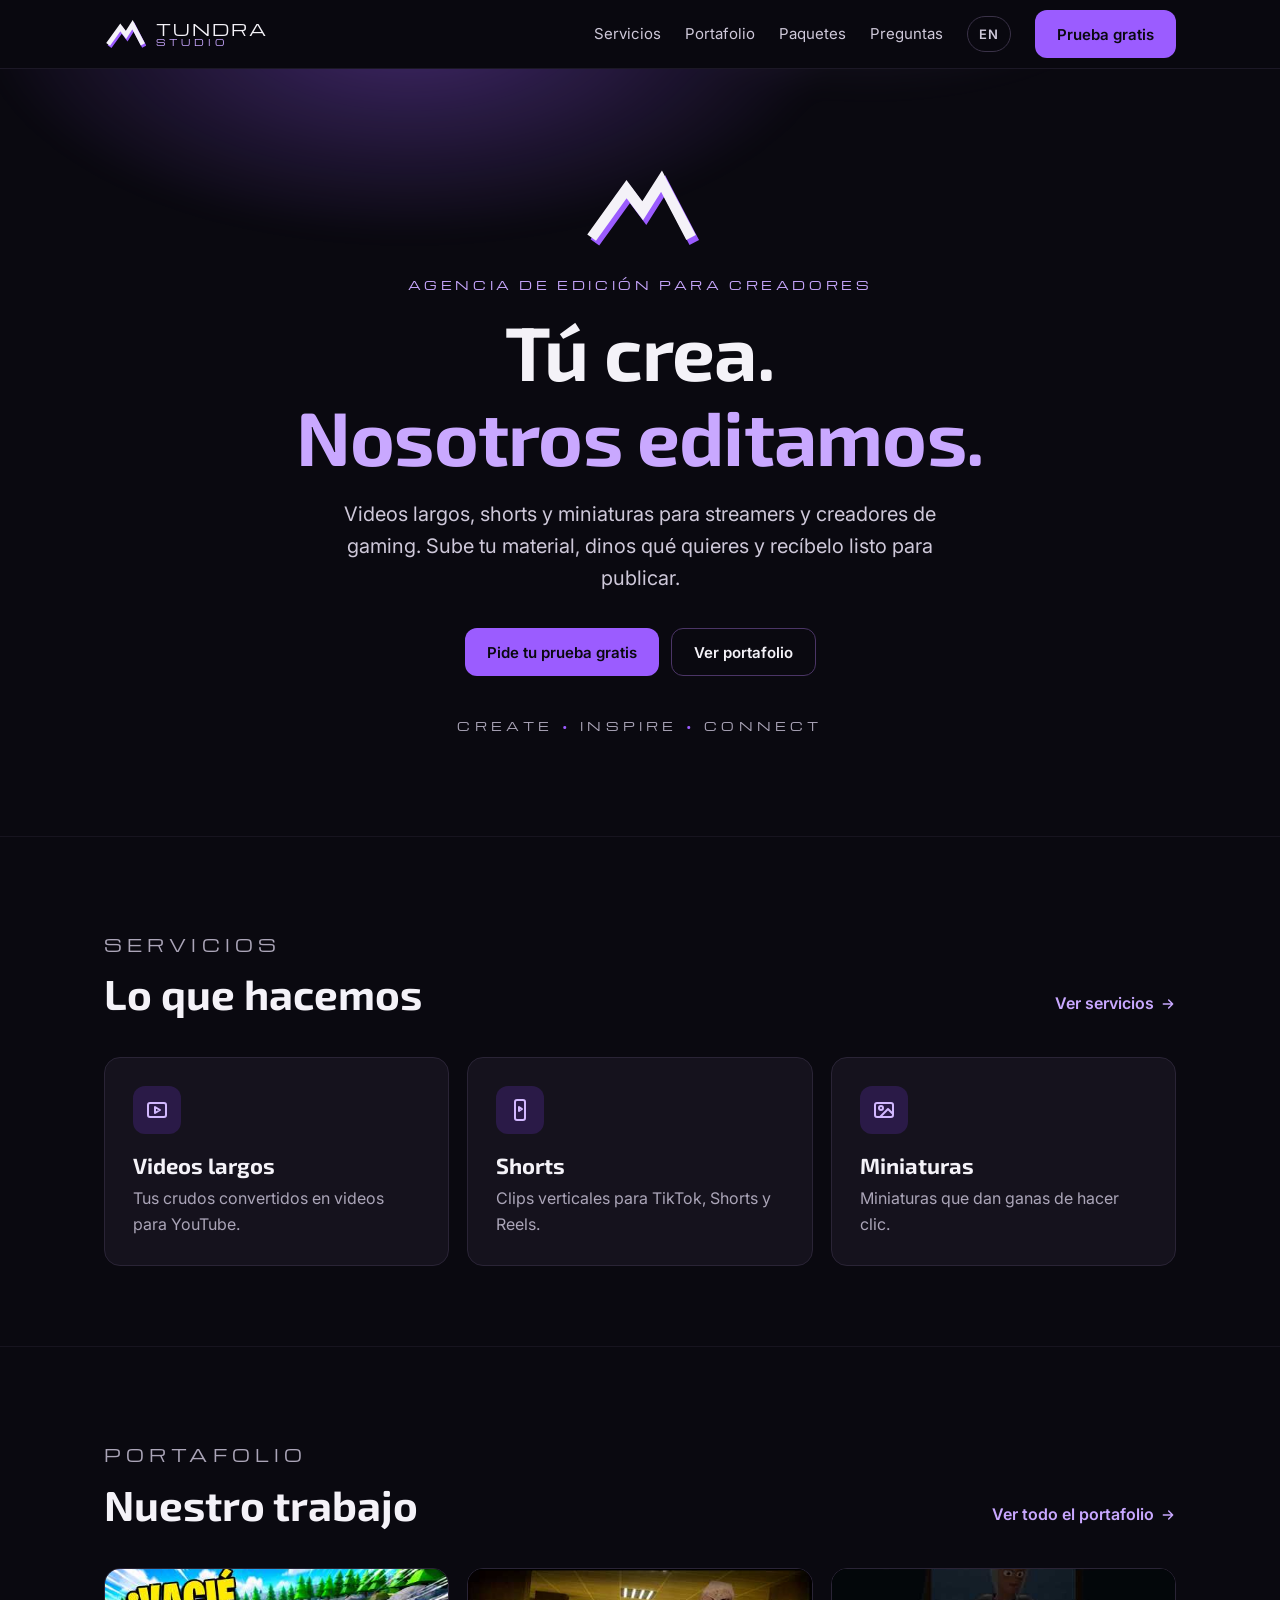
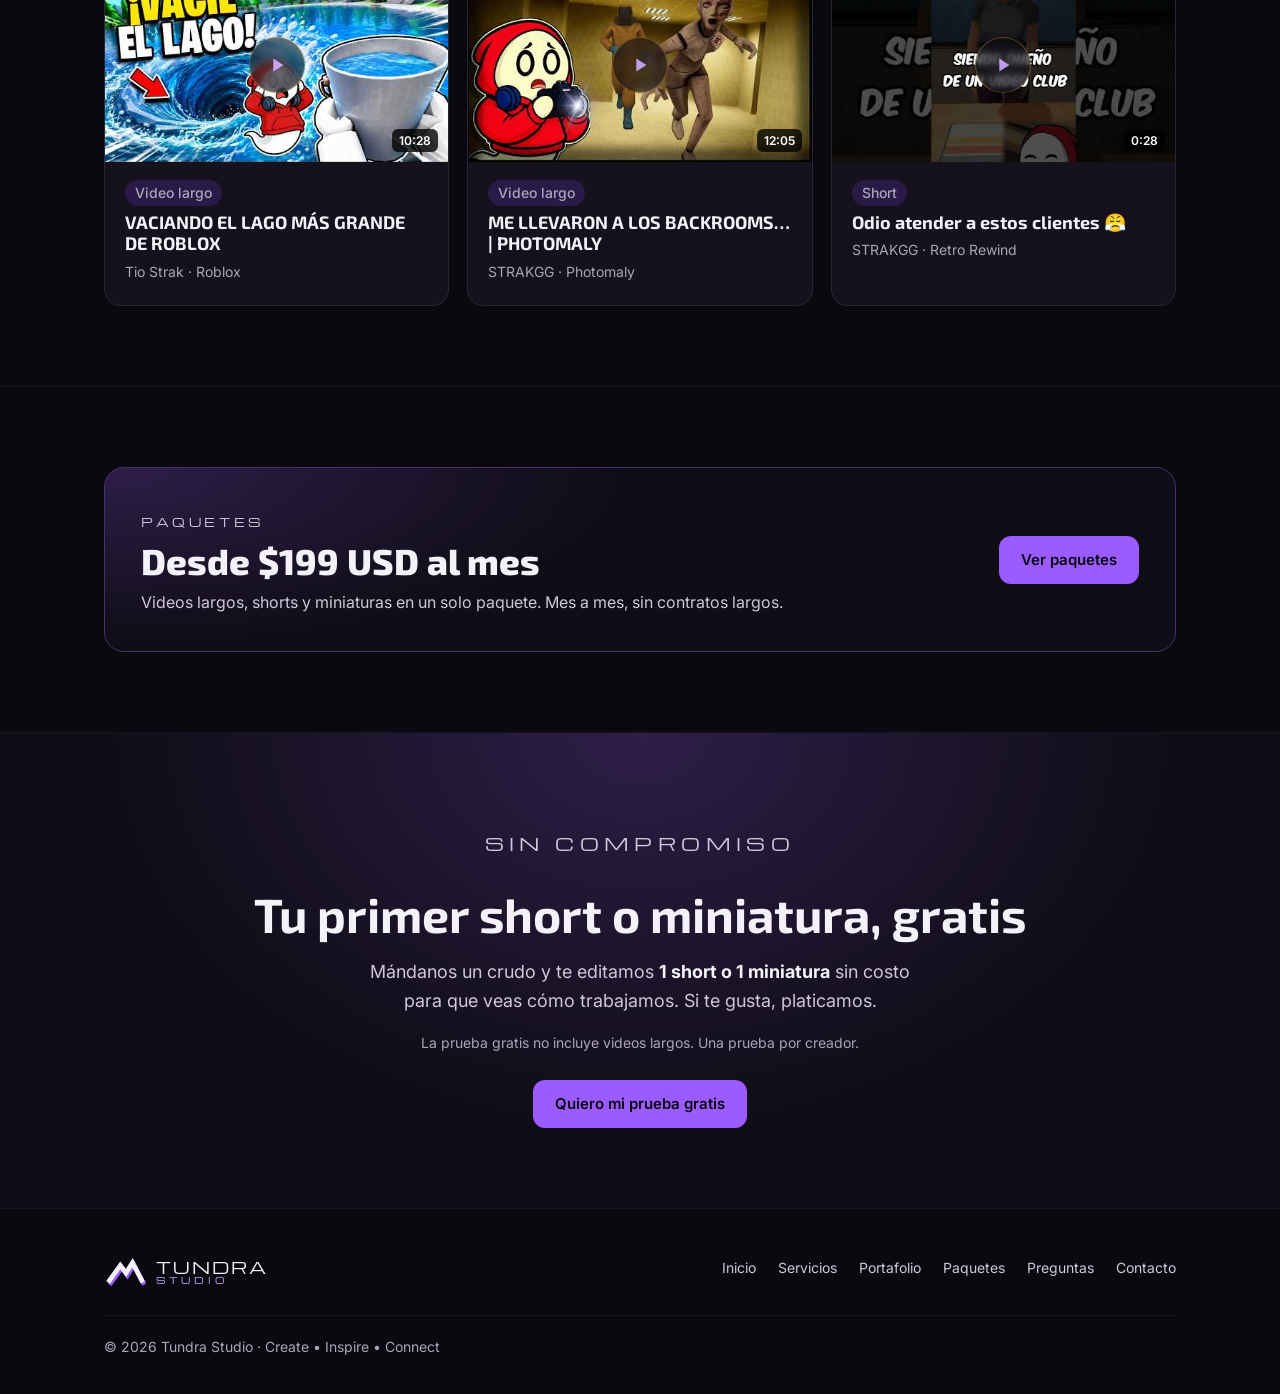
<file: index.html>
<!DOCTYPE html>
<html lang="es">
<head>
<meta charset="utf-8">
<meta name="viewport" content="width=device-width, initial-scale=1">
<title>Tundra Studio · Edición para creadores de gaming</title>
<meta name="description" content="Tundra Studio edita videos largos, shorts y miniaturas para streamers y creadores de gaming.">
<link rel="preconnect" href="https://fonts.googleapis.com">
<link rel="preconnect" href="https://fonts.gstatic.com" crossorigin>
<link href="https://fonts.googleapis.com/css2?family=Michroma&family=Exo+2:wght@500;600;700&family=Inter:wght@400;500;600&display=swap" rel="stylesheet">
<link rel="stylesheet" href="styles.css">
</head>
<body>
<header class="nav">
  <div class="wrap">
    <a class="logo" href="index.html" aria-label="Tundra Studio, inicio"><svg width="42" height="30" viewBox="0 0 44 32" aria-hidden="true"><path d="M4 27 L17 9 L23 17 L30 6 L41 27" fill="none" stroke="#9B5CFF" stroke-width="5" transform="translate(1.5 2.5)"/><path d="M4 27 L17 9 L23 17 L30 6 L41 27" fill="none" stroke="#F4F2F8" stroke-width="5"/></svg><span class="logo-text"><b>TUNDRA</b><small>STUDIO</small></span></a>
    <button class="menu-btn" type="button" aria-label="Abrir menú" aria-expanded="false" aria-controls="menu">
      <svg width="22" height="22" viewBox="0 0 24 24" fill="none" stroke="currentColor" stroke-width="2" stroke-linecap="round" aria-hidden="true"><path d="M4 7h16M4 12h16M4 17h16"/></svg>
    </button>
    <nav class="nav-links" id="menu" aria-label="Principal">
      <a href="servicios.html">Servicios</a><a href="portafolio.html">Portafolio</a><a href="paquetes.html">Paquetes</a><a href="preguntas.html">Preguntas</a>
      <a class="lang" href="en/index.html" hreflang="en" lang="en" aria-label="View in English">EN</a>
      <a class="btn btn-primary" href="contacto.html">Prueba gratis</a>
    </nav>
  </div>
</header>
<main>
<section class="hero" style="border-top:0">
  <div class="wrap">
    <svg class="hero-mark" width="120" height="86" viewBox="0 0 44 32" aria-hidden="true"><path d="M4 27 L17 9 L23 17 L30 6 L41 27" fill="none" stroke="#9B5CFF" stroke-width="4" transform="translate(1.2 1.8)"/><path d="M4 27 L17 9 L23 17 L30 6 L41 27" fill="none" stroke="#F4F2F8" stroke-width="4"/></svg>
    <p class="eyebrow">Agencia de edición para creadores</p>
    <h1>Tú crea.<br><span>Nosotros editamos.</span></h1>
    <p class="lead">Videos largos, shorts y miniaturas para streamers y creadores de gaming. Sube tu material, dinos qué quieres y recíbelo listo para publicar.</p>
    <div class="ctas">
      <a class="btn btn-primary" href="contacto.html">Pide tu prueba gratis</a>
      <a class="btn btn-ghost" href="portafolio.html">Ver portafolio</a>
    </div>
    <p class="tagline">CREATE <i>•</i> INSPIRE <i>•</i> CONNECT</p>
  </div>
</section>

<section>
  <div class="wrap">
    <div class="head-row">
      <div class="section-head"><p class="eyebrow">Servicios</p><h2>Lo que hacemos</h2></div>
      <a class="link-arrow" href="servicios.html">Ver servicios <svg width="16" height="16" viewBox="0 0 24 24" fill="none" stroke="currentColor" stroke-width="2.2" stroke-linecap="round" stroke-linejoin="round" aria-hidden="true"><path d="M5 12h14M13 6l6 6-6 6"/></svg></a>
    </div>
    <div class="grid cols-3">
      <a class="card" href="servicios.html" style="text-decoration:none;color:inherit"><div class="icon"><svg width="24" height="24" viewBox="0 0 24 24" fill="none" stroke="currentColor" stroke-width="2" stroke-linecap="round" stroke-linejoin="round" aria-hidden="true"><rect x="3" y="5" width="18" height="14" rx="2"/><path d="M10 9l5 3-5 3z"/></svg></div><h3>Videos largos</h3><p>Tus crudos convertidos en videos para YouTube.</p></a>
      <a class="card" href="servicios.html" style="text-decoration:none;color:inherit"><div class="icon"><svg width="24" height="24" viewBox="0 0 24 24" fill="none" stroke="currentColor" stroke-width="2" stroke-linecap="round" stroke-linejoin="round" aria-hidden="true"><rect x="7" y="2" width="10" height="20" rx="2"/><path d="M11 9l3 2-3 2z"/></svg></div><h3>Shorts</h3><p>Clips verticales para TikTok, Shorts y Reels.</p></a>
      <a class="card" href="servicios.html" style="text-decoration:none;color:inherit"><div class="icon"><svg width="24" height="24" viewBox="0 0 24 24" fill="none" stroke="currentColor" stroke-width="2" stroke-linecap="round" stroke-linejoin="round" aria-hidden="true"><rect x="3" y="5" width="18" height="14" rx="2"/><circle cx="9" cy="10" r="2"/><path d="M21 16l-5-5-8 8"/></svg></div><h3>Miniaturas</h3><p>Miniaturas que dan ganas de hacer clic.</p></a>
    </div>
  </div>
</section>

<section>
  <div class="wrap">
    <div class="head-row">
      <div class="section-head"><p class="eyebrow">Portafolio</p><h2>Nuestro trabajo</h2></div>
      <a class="link-arrow" href="portafolio.html">Ver todo el portafolio <svg width="16" height="16" viewBox="0 0 24 24" fill="none" stroke="currentColor" stroke-width="2.2" stroke-linecap="round" stroke-linejoin="round" aria-hidden="true"><path d="M5 12h14M13 6l6 6-6 6"/></svg></a>
    </div>
    <div class="grid cols-3">
      <a class="work" href="https://www.youtube.com/watch?v=9NWn6yytm10" target="_blank" rel="noopener" data-type="largo" aria-label="Ver en YouTube: VACIANDO EL LAGO MÁS GRANDE DE ROBLOX video largo">
  <div class="thumb has-img"><img src="assets/yt-9NWn6yytm10.jpg" alt="" loading="lazy" width="480" height="360"><span class="play"><svg width="22" height="22" viewBox="0 0 24 24" fill="currentColor" aria-hidden="true"><path d="M8 5l11 7-11 7z"/></svg></span><span class="dur">10:28</span></div>
  <div class="work-body"><span class="type">Video largo</span><h3>VACIANDO EL LAGO MÁS GRANDE DE ROBLOX</h3><span>Tio Strak · Roblox</span></div>
</a><a class="work" href="https://www.youtube.com/watch?v=18Lm7Ccf6cQ" target="_blank" rel="noopener" data-type="largo" aria-label="Ver en YouTube: ME LLEVARON A LOS BACKROOMS… | PHOTOMALY video largo">
  <div class="thumb has-img"><img src="assets/yt-18Lm7Ccf6cQ.jpg" alt="" loading="lazy" width="480" height="360"><span class="play"><svg width="22" height="22" viewBox="0 0 24 24" fill="currentColor" aria-hidden="true"><path d="M8 5l11 7-11 7z"/></svg></span><span class="dur">12:05</span></div>
  <div class="work-body"><span class="type">Video largo</span><h3>ME LLEVARON A LOS BACKROOMS… | PHOTOMALY</h3><span>STRAKGG · Photomaly</span></div>
</a><a class="work" href="https://www.youtube.com/shorts/kuqUZBEv6M8" target="_blank" rel="noopener" data-type="short" aria-label="Ver en YouTube: Odio atender a estos clientes 😤 short">
  <div class="thumb has-img"><img src="assets/yt-kuqUZBEv6M8.jpg" alt="" loading="lazy" width="480" height="360"><span class="play"><svg width="22" height="22" viewBox="0 0 24 24" fill="currentColor" aria-hidden="true"><path d="M8 5l11 7-11 7z"/></svg></span><span class="dur">0:28</span></div>
  <div class="work-body"><span class="type">Short</span><h3>Odio atender a estos clientes 😤</h3><span>STRAKGG · Retro Rewind</span></div>
</a>
    </div>
  </div>
</section>

<section>
  <div class="wrap">
    <div class="banner">
      <div><p class="eyebrow">Paquetes</p><h2 style="margin-top:10px">Desde $199 USD al mes</h2><p>Videos largos, shorts y miniaturas en un solo paquete. Mes a mes, sin contratos largos.</p></div>
      <a class="btn btn-primary" href="paquetes.html">Ver paquetes</a>
    </div>
  </div>
</section>
<section class="trial">
  <div class="wrap">
    <p class="eyebrow">Sin compromiso</p>
    <h2>Tu primer short o miniatura, gratis</h2>
    <p>Mándanos un crudo y te editamos <strong>1 short o 1 miniatura</strong> sin costo para que veas cómo trabajamos. Si te gusta, platicamos.</p>
    <p class="trial-note">La prueba gratis no incluye videos largos. Una prueba por creador.</p>
    <a class="btn btn-primary" href="contacto.html">Quiero mi prueba gratis</a>
  </div>
</section>
</main>
<footer>
  <div class="wrap">
    <div class="foot">
      <a class="logo" href="index.html" aria-label="Tundra Studio, inicio"><svg width="42" height="30" viewBox="0 0 44 32" aria-hidden="true"><path d="M4 27 L17 9 L23 17 L30 6 L41 27" fill="none" stroke="#9B5CFF" stroke-width="5" transform="translate(1.5 2.5)"/><path d="M4 27 L17 9 L23 17 L30 6 L41 27" fill="none" stroke="#F4F2F8" stroke-width="5"/></svg><span class="logo-text"><b>TUNDRA</b><small>STUDIO</small></span></a>
      <nav aria-label="Pie de página"><a href="index.html">Inicio</a><a href="servicios.html">Servicios</a><a href="portafolio.html">Portafolio</a><a href="paquetes.html">Paquetes</a><a href="preguntas.html">Preguntas</a><a href="contacto.html">Contacto</a></nav>
    </div>
    <div class="foot-bottom">© 2026 Tundra Studio · Create • Inspire • Connect</div>
  </div>
</footer>
<script>
(function(){
  var btn=document.querySelector('.menu-btn'), menu=document.getElementById('menu');
  function close(){menu.classList.remove('open');btn.setAttribute('aria-expanded','false');btn.setAttribute('aria-label','Abrir menú');}
  btn.addEventListener('click',function(){
    var open=menu.classList.toggle('open');
    btn.setAttribute('aria-expanded',open?'true':'false');
    btn.setAttribute('aria-label',open?'Cerrar menú':'Abrir menú');
  });
  document.addEventListener('keydown',function(e){if(e.key==='Escape')close();});
})();
</script>
</body>
</html>
</file>
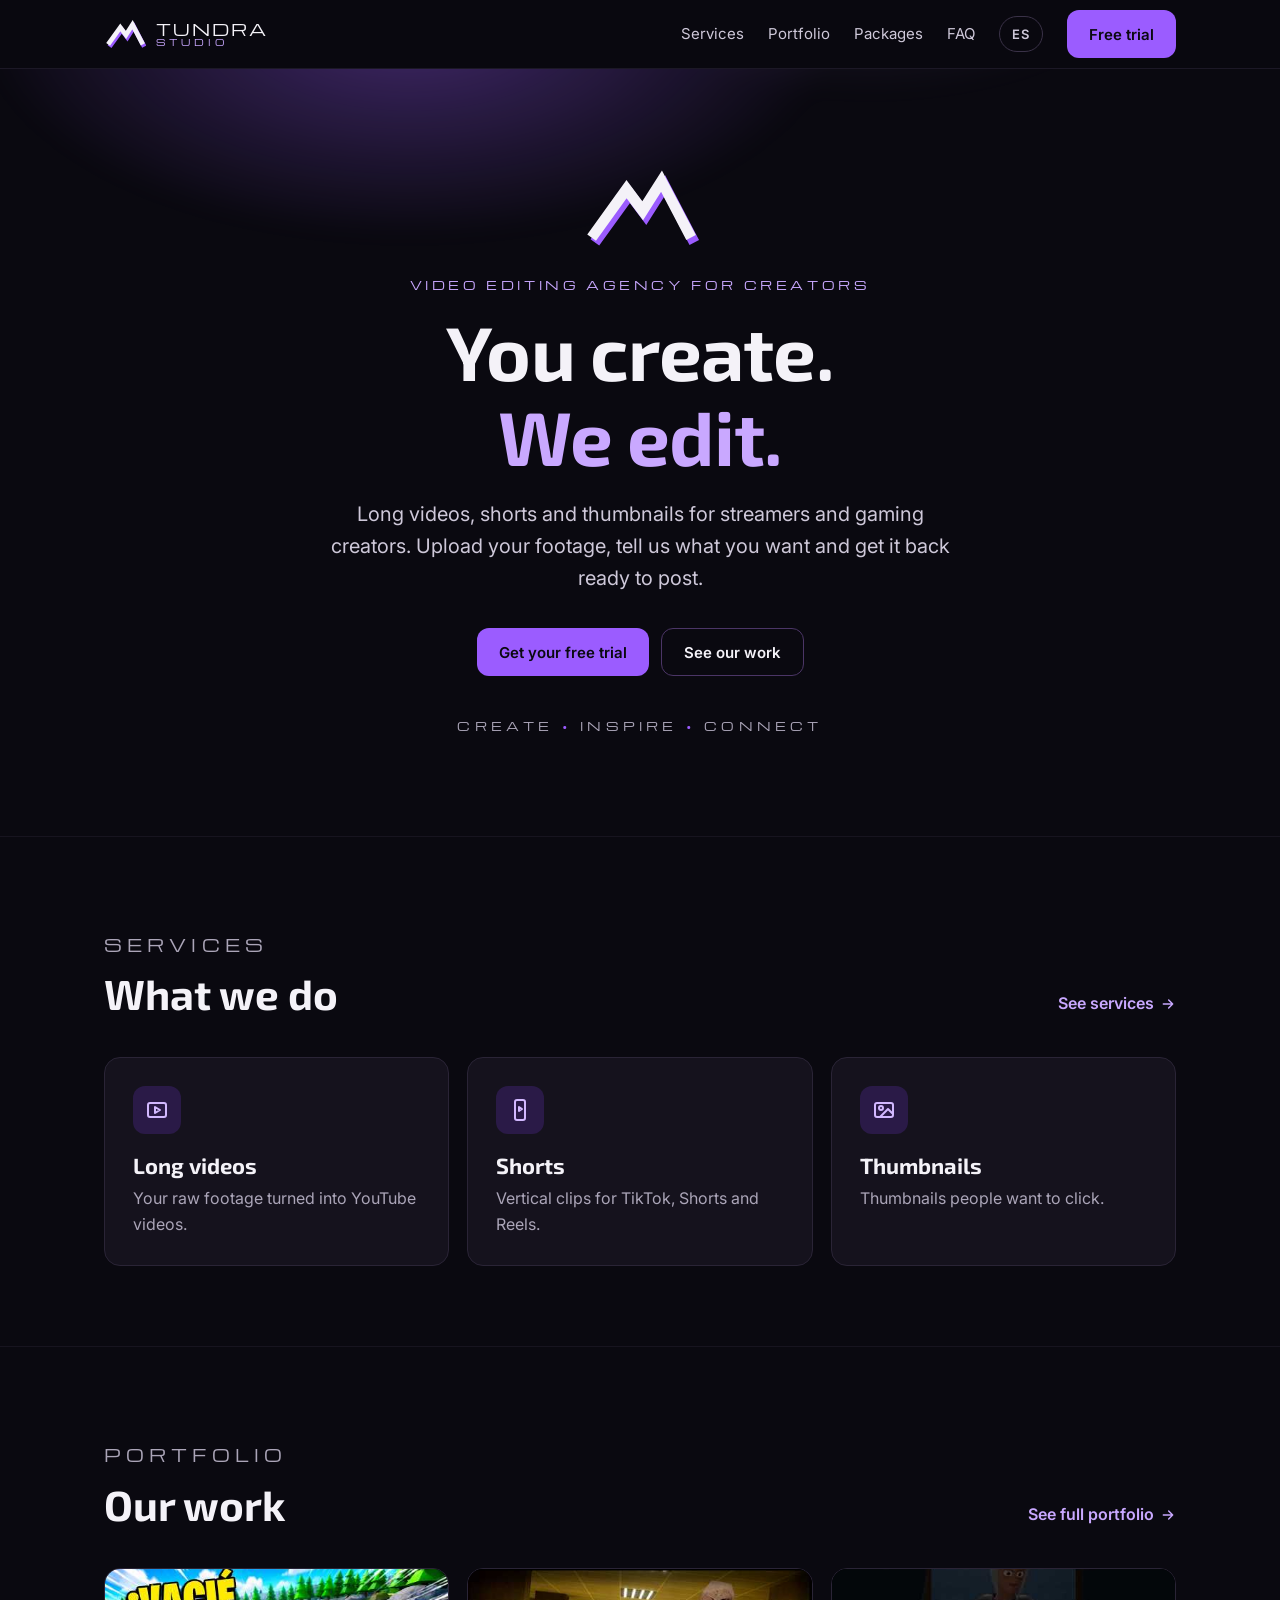
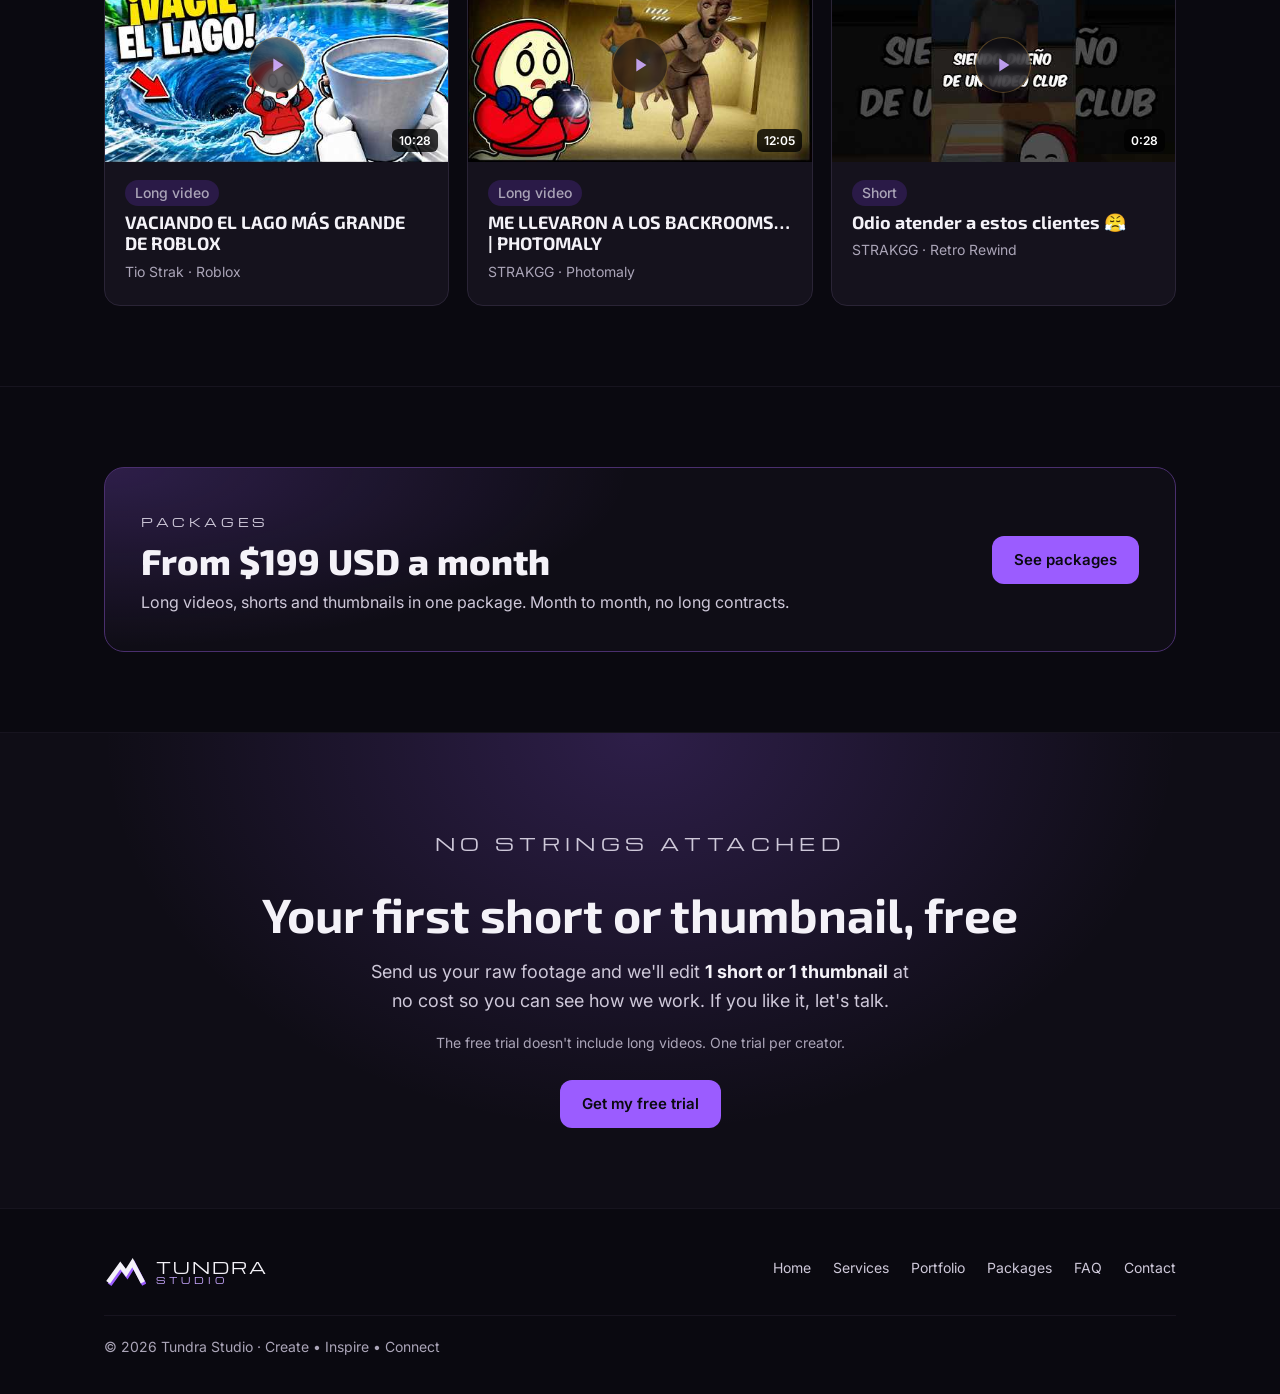
<file: en/index.html>
<!DOCTYPE html>
<html lang="en">
<head>
<meta charset="utf-8">
<meta name="viewport" content="width=device-width, initial-scale=1">
<title>Tundra Studio · Video editing for gaming creators</title>
<meta name="description" content="Tundra Studio edits long videos, shorts and thumbnails for streamers and gaming creators.">
<link rel="alternate" hreflang="es" href="../index.html">
<link rel="preconnect" href="https://fonts.googleapis.com">
<link rel="preconnect" href="https://fonts.gstatic.com" crossorigin>
<link href="https://fonts.googleapis.com/css2?family=Michroma&family=Exo+2:wght@500;600;700&family=Inter:wght@400;500;600&display=swap" rel="stylesheet">
<link rel="stylesheet" href="../styles.css">
</head>
<body>
<header class="nav">
  <div class="wrap">
    <a class="logo" href="index.html" aria-label="Tundra Studio, home"><svg width="42" height="30" viewBox="0 0 44 32" aria-hidden="true"><path d="M4 27 L17 9 L23 17 L30 6 L41 27" fill="none" stroke="#9B5CFF" stroke-width="5" transform="translate(1.5 2.5)"/><path d="M4 27 L17 9 L23 17 L30 6 L41 27" fill="none" stroke="#F4F2F8" stroke-width="5"/></svg><span class="logo-text"><b>TUNDRA</b><small>STUDIO</small></span></a>
    <button class="menu-btn" type="button" aria-label="Open menu" aria-expanded="false" aria-controls="menu">
      <svg width="22" height="22" viewBox="0 0 24 24" fill="none" stroke="currentColor" stroke-width="2" stroke-linecap="round" aria-hidden="true"><path d="M4 7h16M4 12h16M4 17h16"/></svg>
    </button>
    <nav class="nav-links" id="menu" aria-label="Main">
      <a href="services.html">Services</a><a href="portfolio.html">Portfolio</a><a href="packages.html">Packages</a><a href="faq.html">FAQ</a>
      <a class="lang" href="../index.html" hreflang="es" lang="es" aria-label="Ver en español">ES</a>
      <a class="btn btn-primary" href="contact.html">Free trial</a>
    </nav>
  </div>
</header>
<main>
<section class="hero" style="border-top:0">
  <div class="wrap">
    <svg class="hero-mark" width="120" height="86" viewBox="0 0 44 32" aria-hidden="true"><path d="M4 27 L17 9 L23 17 L30 6 L41 27" fill="none" stroke="#9B5CFF" stroke-width="4" transform="translate(1.2 1.8)"/><path d="M4 27 L17 9 L23 17 L30 6 L41 27" fill="none" stroke="#F4F2F8" stroke-width="4"/></svg>
    <p class="eyebrow">Video editing agency for creators</p>
    <h1>You create.<br><span>We edit.</span></h1>
    <p class="lead">Long videos, shorts and thumbnails for streamers and gaming creators. Upload your footage, tell us what you want and get it back ready to post.</p>
    <div class="ctas">
      <a class="btn btn-primary" href="contact.html">Get your free trial</a>
      <a class="btn btn-ghost" href="portfolio.html">See our work</a>
    </div>
    <p class="tagline">CREATE <i>•</i> INSPIRE <i>•</i> CONNECT</p>
  </div>
</section>

<section>
  <div class="wrap">
    <div class="head-row">
      <div class="section-head"><p class="eyebrow">Services</p><h2>What we do</h2></div>
      <a class="link-arrow" href="services.html">See services <svg width="16" height="16" viewBox="0 0 24 24" fill="none" stroke="currentColor" stroke-width="2.2" stroke-linecap="round" stroke-linejoin="round" aria-hidden="true"><path d="M5 12h14M13 6l6 6-6 6"/></svg></a>
    </div>
    <div class="grid cols-3">
      <a class="card" href="services.html" style="text-decoration:none;color:inherit"><div class="icon"><svg width="24" height="24" viewBox="0 0 24 24" fill="none" stroke="currentColor" stroke-width="2" stroke-linecap="round" stroke-linejoin="round" aria-hidden="true"><rect x="3" y="5" width="18" height="14" rx="2"/><path d="M10 9l5 3-5 3z"/></svg></div><h3>Long videos</h3><p>Your raw footage turned into YouTube videos.</p></a>
      <a class="card" href="services.html" style="text-decoration:none;color:inherit"><div class="icon"><svg width="24" height="24" viewBox="0 0 24 24" fill="none" stroke="currentColor" stroke-width="2" stroke-linecap="round" stroke-linejoin="round" aria-hidden="true"><rect x="7" y="2" width="10" height="20" rx="2"/><path d="M11 9l3 2-3 2z"/></svg></div><h3>Shorts</h3><p>Vertical clips for TikTok, Shorts and Reels.</p></a>
      <a class="card" href="services.html" style="text-decoration:none;color:inherit"><div class="icon"><svg width="24" height="24" viewBox="0 0 24 24" fill="none" stroke="currentColor" stroke-width="2" stroke-linecap="round" stroke-linejoin="round" aria-hidden="true"><rect x="3" y="5" width="18" height="14" rx="2"/><circle cx="9" cy="10" r="2"/><path d="M21 16l-5-5-8 8"/></svg></div><h3>Thumbnails</h3><p>Thumbnails people want to click.</p></a>
    </div>
  </div>
</section>

<section>
  <div class="wrap">
    <div class="head-row">
      <div class="section-head"><p class="eyebrow">Portfolio</p><h2>Our work</h2></div>
      <a class="link-arrow" href="portfolio.html">See full portfolio <svg width="16" height="16" viewBox="0 0 24 24" fill="none" stroke="currentColor" stroke-width="2.2" stroke-linecap="round" stroke-linejoin="round" aria-hidden="true"><path d="M5 12h14M13 6l6 6-6 6"/></svg></a>
    </div>
    <div class="grid cols-3">
      <a class="work" href="https://www.youtube.com/watch?v=9NWn6yytm10" target="_blank" rel="noopener" data-type="long" aria-label="Watch on YouTube: VACIANDO EL LAGO MÁS GRANDE DE ROBLOX long video">
  <div class="thumb has-img"><img src="../assets/yt-9NWn6yytm10.jpg" alt="" loading="lazy" width="480" height="360"><span class="play"><svg width="22" height="22" viewBox="0 0 24 24" fill="currentColor" aria-hidden="true"><path d="M8 5l11 7-11 7z"/></svg></span><span class="dur">10:28</span></div>
  <div class="work-body"><span class="type">Long video</span><h3>VACIANDO EL LAGO MÁS GRANDE DE ROBLOX</h3><span>Tio Strak · Roblox</span></div>
</a><a class="work" href="https://www.youtube.com/watch?v=18Lm7Ccf6cQ" target="_blank" rel="noopener" data-type="long" aria-label="Watch on YouTube: ME LLEVARON A LOS BACKROOMS… | PHOTOMALY long video">
  <div class="thumb has-img"><img src="../assets/yt-18Lm7Ccf6cQ.jpg" alt="" loading="lazy" width="480" height="360"><span class="play"><svg width="22" height="22" viewBox="0 0 24 24" fill="currentColor" aria-hidden="true"><path d="M8 5l11 7-11 7z"/></svg></span><span class="dur">12:05</span></div>
  <div class="work-body"><span class="type">Long video</span><h3>ME LLEVARON A LOS BACKROOMS… | PHOTOMALY</h3><span>STRAKGG · Photomaly</span></div>
</a><a class="work" href="https://www.youtube.com/shorts/kuqUZBEv6M8" target="_blank" rel="noopener" data-type="short" aria-label="Watch on YouTube: Odio atender a estos clientes 😤 short">
  <div class="thumb has-img"><img src="../assets/yt-kuqUZBEv6M8.jpg" alt="" loading="lazy" width="480" height="360"><span class="play"><svg width="22" height="22" viewBox="0 0 24 24" fill="currentColor" aria-hidden="true"><path d="M8 5l11 7-11 7z"/></svg></span><span class="dur">0:28</span></div>
  <div class="work-body"><span class="type">Short</span><h3>Odio atender a estos clientes 😤</h3><span>STRAKGG · Retro Rewind</span></div>
</a>
    </div>
  </div>
</section>

<section>
  <div class="wrap">
    <div class="banner">
      <div><p class="eyebrow">Packages</p><h2 style="margin-top:10px">From $199 USD a month</h2><p>Long videos, shorts and thumbnails in one package. Month to month, no long contracts.</p></div>
      <a class="btn btn-primary" href="packages.html">See packages</a>
    </div>
  </div>
</section>
<section class="trial">
  <div class="wrap">
    <p class="eyebrow">No strings attached</p>
    <h2>Your first short or thumbnail, free</h2>
    <p>Send us your raw footage and we'll edit <strong>1 short or 1 thumbnail</strong> at no cost so you can see how we work. If you like it, let's talk.</p>
    <p class="trial-note">The free trial doesn't include long videos. One trial per creator.</p>
    <a class="btn btn-primary" href="contact.html">Get my free trial</a>
  </div>
</section>
</main>
<footer>
  <div class="wrap">
    <div class="foot">
      <a class="logo" href="index.html" aria-label="Tundra Studio, home"><svg width="42" height="30" viewBox="0 0 44 32" aria-hidden="true"><path d="M4 27 L17 9 L23 17 L30 6 L41 27" fill="none" stroke="#9B5CFF" stroke-width="5" transform="translate(1.5 2.5)"/><path d="M4 27 L17 9 L23 17 L30 6 L41 27" fill="none" stroke="#F4F2F8" stroke-width="5"/></svg><span class="logo-text"><b>TUNDRA</b><small>STUDIO</small></span></a>
      <nav aria-label="Footer"><a href="index.html">Home</a><a href="services.html">Services</a><a href="portfolio.html">Portfolio</a><a href="packages.html">Packages</a><a href="faq.html">FAQ</a><a href="contact.html">Contact</a></nav>
    </div>
    <div class="foot-bottom">© 2026 Tundra Studio · Create • Inspire • Connect</div>
  </div>
</footer>
<script>
(function(){
  var btn=document.querySelector('.menu-btn'), menu=document.getElementById('menu');
  function close(){menu.classList.remove('open');btn.setAttribute('aria-expanded','false');btn.setAttribute('aria-label','Open menu');}
  btn.addEventListener('click',function(){
    var open=menu.classList.toggle('open');
    btn.setAttribute('aria-expanded',open?'true':'false');
    btn.setAttribute('aria-label',open?'Close menu':'Open menu');
  });
  document.addEventListener('keydown',function(e){if(e.key==='Escape')close();});
})();
</script>
</body>
</html>
</file>
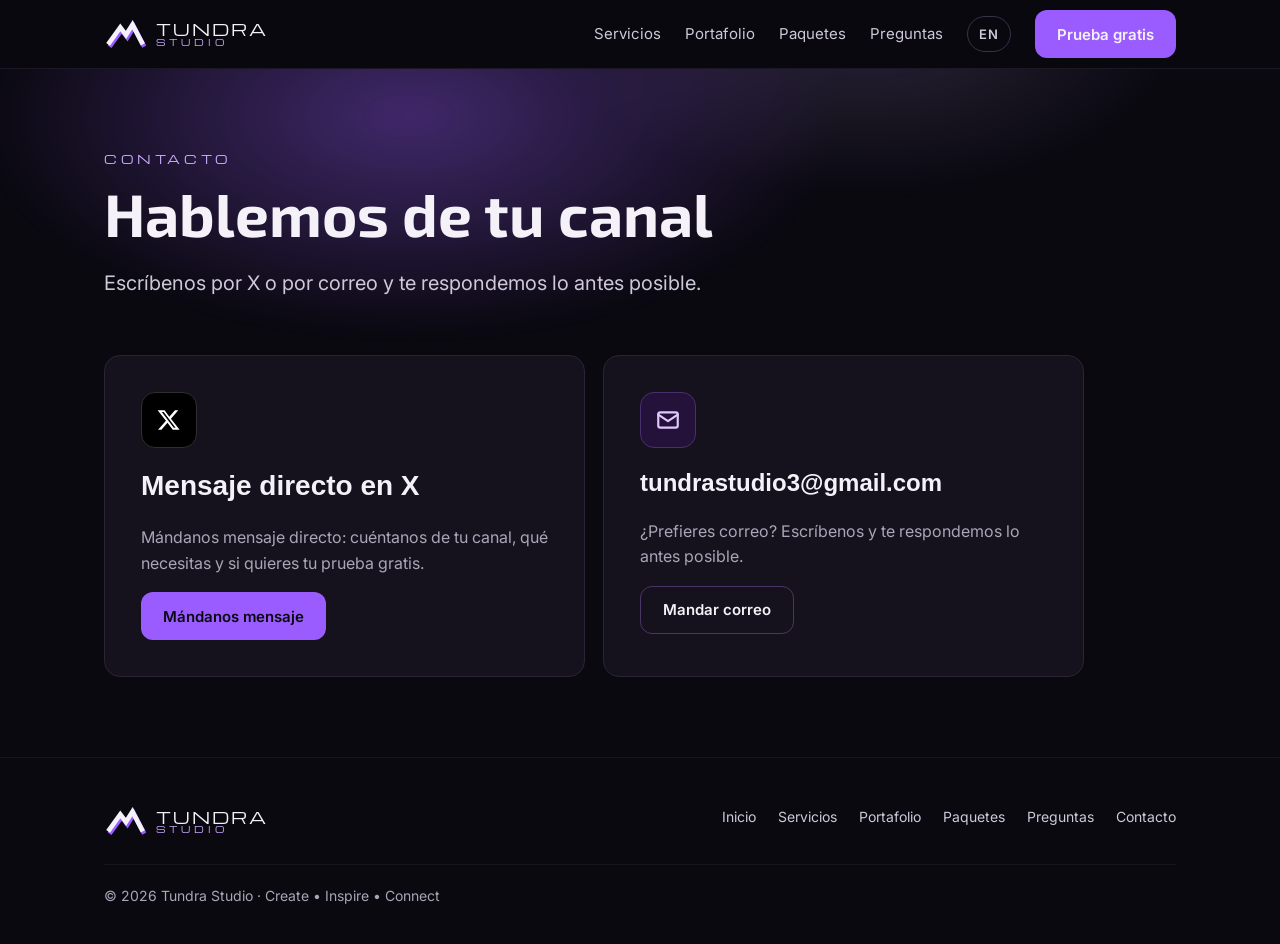
<file: contacto.html>
<!DOCTYPE html>
<html lang="es">
<head>
<meta charset="utf-8">
<meta name="viewport" content="width=device-width, initial-scale=1">
<title>Contacto · Tundra Studio</title>
<meta name="description" content="Escríbele a Tundra Studio por X o por correo.">
<link rel="preconnect" href="https://fonts.googleapis.com">
<link rel="preconnect" href="https://fonts.gstatic.com" crossorigin>
<link href="https://fonts.googleapis.com/css2?family=Michroma&family=Exo+2:wght@500;600;700&family=Inter:wght@400;500;600&display=swap" rel="stylesheet">
<link rel="stylesheet" href="styles.css">
</head>
<body>
<header class="nav">
  <div class="wrap">
    <a class="logo" href="index.html" aria-label="Tundra Studio, inicio"><svg width="42" height="30" viewBox="0 0 44 32" aria-hidden="true"><path d="M4 27 L17 9 L23 17 L30 6 L41 27" fill="none" stroke="#9B5CFF" stroke-width="5" transform="translate(1.5 2.5)"/><path d="M4 27 L17 9 L23 17 L30 6 L41 27" fill="none" stroke="#F4F2F8" stroke-width="5"/></svg><span class="logo-text"><b>TUNDRA</b><small>STUDIO</small></span></a>
    <button class="menu-btn" type="button" aria-label="Abrir menú" aria-expanded="false" aria-controls="menu">
      <svg width="22" height="22" viewBox="0 0 24 24" fill="none" stroke="currentColor" stroke-width="2" stroke-linecap="round" aria-hidden="true"><path d="M4 7h16M4 12h16M4 17h16"/></svg>
    </button>
    <nav class="nav-links" id="menu" aria-label="Principal">
      <a href="servicios.html">Servicios</a><a href="portafolio.html">Portafolio</a><a href="paquetes.html">Paquetes</a><a href="preguntas.html">Preguntas</a>
      <a class="lang" href="en/contact.html" hreflang="en" lang="en" aria-label="View in English">EN</a>
      <a class="btn btn-primary" href="contacto.html" aria-current="page">Prueba gratis</a>
    </nav>
  </div>
</header>
<main>
<section class="page-hero" style="border-top:0">
  <div class="wrap">
    <p class="eyebrow">Contacto</p>
    <h1>Hablemos de tu canal</h1>
    <p class="lead">Escríbenos por X o por correo y te respondemos lo antes posible.</p>
  </div>
</section>
<section style="border-top:0;padding-top:0">
  <div class="wrap">
    <div class="grid contact-cards">
      <div class="card x-card">
        <div class="x-logo"><svg width="26" height="26" viewBox="0 0 24 24" fill="currentColor" aria-hidden="true"><path d="M17.5 3h3.1l-6.8 7.8L21.8 21h-6.3l-4.9-6.4L5 21H1.9l7.3-8.3L1.5 3h6.4l4.4 5.9L17.5 3zm-1.1 16.2h1.7L7.1 4.7H5.3l11.1 14.5z"/></svg></div>
        <span class="x-handle" style="font-size:clamp(20px,3vw,28px)">Mensaje directo en X</span>
        <p>Mándanos mensaje directo: cuéntanos de tu canal, qué necesitas y si quieres tu prueba gratis.</p>
        <a class="btn btn-primary" href="https://x.com/messages/compose?recipient_id=1475353969329385472&text=Hola%20Tundra%20Studio%2C%20me%20interesa%20su%20servicio%20de%20edici%C3%B3n%20y%20quiero%20mi%20prueba%20gratis%20%281%20short%20o%201%20miniatura%29." style="align-self:flex-start" target="_blank" rel="noopener">Mándanos mensaje</a>
      </div>
      <div class="card x-card">
        <div class="x-logo" style="background:#24123A;border-color:#4A2F6E;color:#E0C8FF"><svg width="26" height="26" viewBox="0 0 24 24" fill="none" stroke="currentColor" stroke-width="2" stroke-linecap="round" stroke-linejoin="round" aria-hidden="true"><rect x="3" y="5" width="18" height="14" rx="2"/><path d="M3 7l9 6 9-6"/></svg></div>
        <span class="x-handle" style="font-size:clamp(18px,2.6vw,24px)">tundrastudio3@gmail.com</span>
        <p>¿Prefieres correo? Escríbenos y te respondemos lo antes posible.</p>
        <a class="btn btn-ghost" href="mailto:tundrastudio3@gmail.com" style="align-self:flex-start">Mandar correo</a>
      </div>
    </div>
  </div>
</section>
</main>
<footer>
  <div class="wrap">
    <div class="foot">
      <a class="logo" href="index.html" aria-label="Tundra Studio, inicio"><svg width="42" height="30" viewBox="0 0 44 32" aria-hidden="true"><path d="M4 27 L17 9 L23 17 L30 6 L41 27" fill="none" stroke="#9B5CFF" stroke-width="5" transform="translate(1.5 2.5)"/><path d="M4 27 L17 9 L23 17 L30 6 L41 27" fill="none" stroke="#F4F2F8" stroke-width="5"/></svg><span class="logo-text"><b>TUNDRA</b><small>STUDIO</small></span></a>
      <nav aria-label="Pie de página"><a href="index.html">Inicio</a><a href="servicios.html">Servicios</a><a href="portafolio.html">Portafolio</a><a href="paquetes.html">Paquetes</a><a href="preguntas.html">Preguntas</a><a href="contacto.html">Contacto</a></nav>
    </div>
    <div class="foot-bottom">© 2026 Tundra Studio · Create • Inspire • Connect</div>
  </div>
</footer>
<script>
(function(){
  var btn=document.querySelector('.menu-btn'), menu=document.getElementById('menu');
  function close(){menu.classList.remove('open');btn.setAttribute('aria-expanded','false');btn.setAttribute('aria-label','Abrir menú');}
  btn.addEventListener('click',function(){
    var open=menu.classList.toggle('open');
    btn.setAttribute('aria-expanded',open?'true':'false');
    btn.setAttribute('aria-label',open?'Cerrar menú':'Abrir menú');
  });
  document.addEventListener('keydown',function(e){if(e.key==='Escape')close();});
})();
</script>
</body>
</html>
</file>
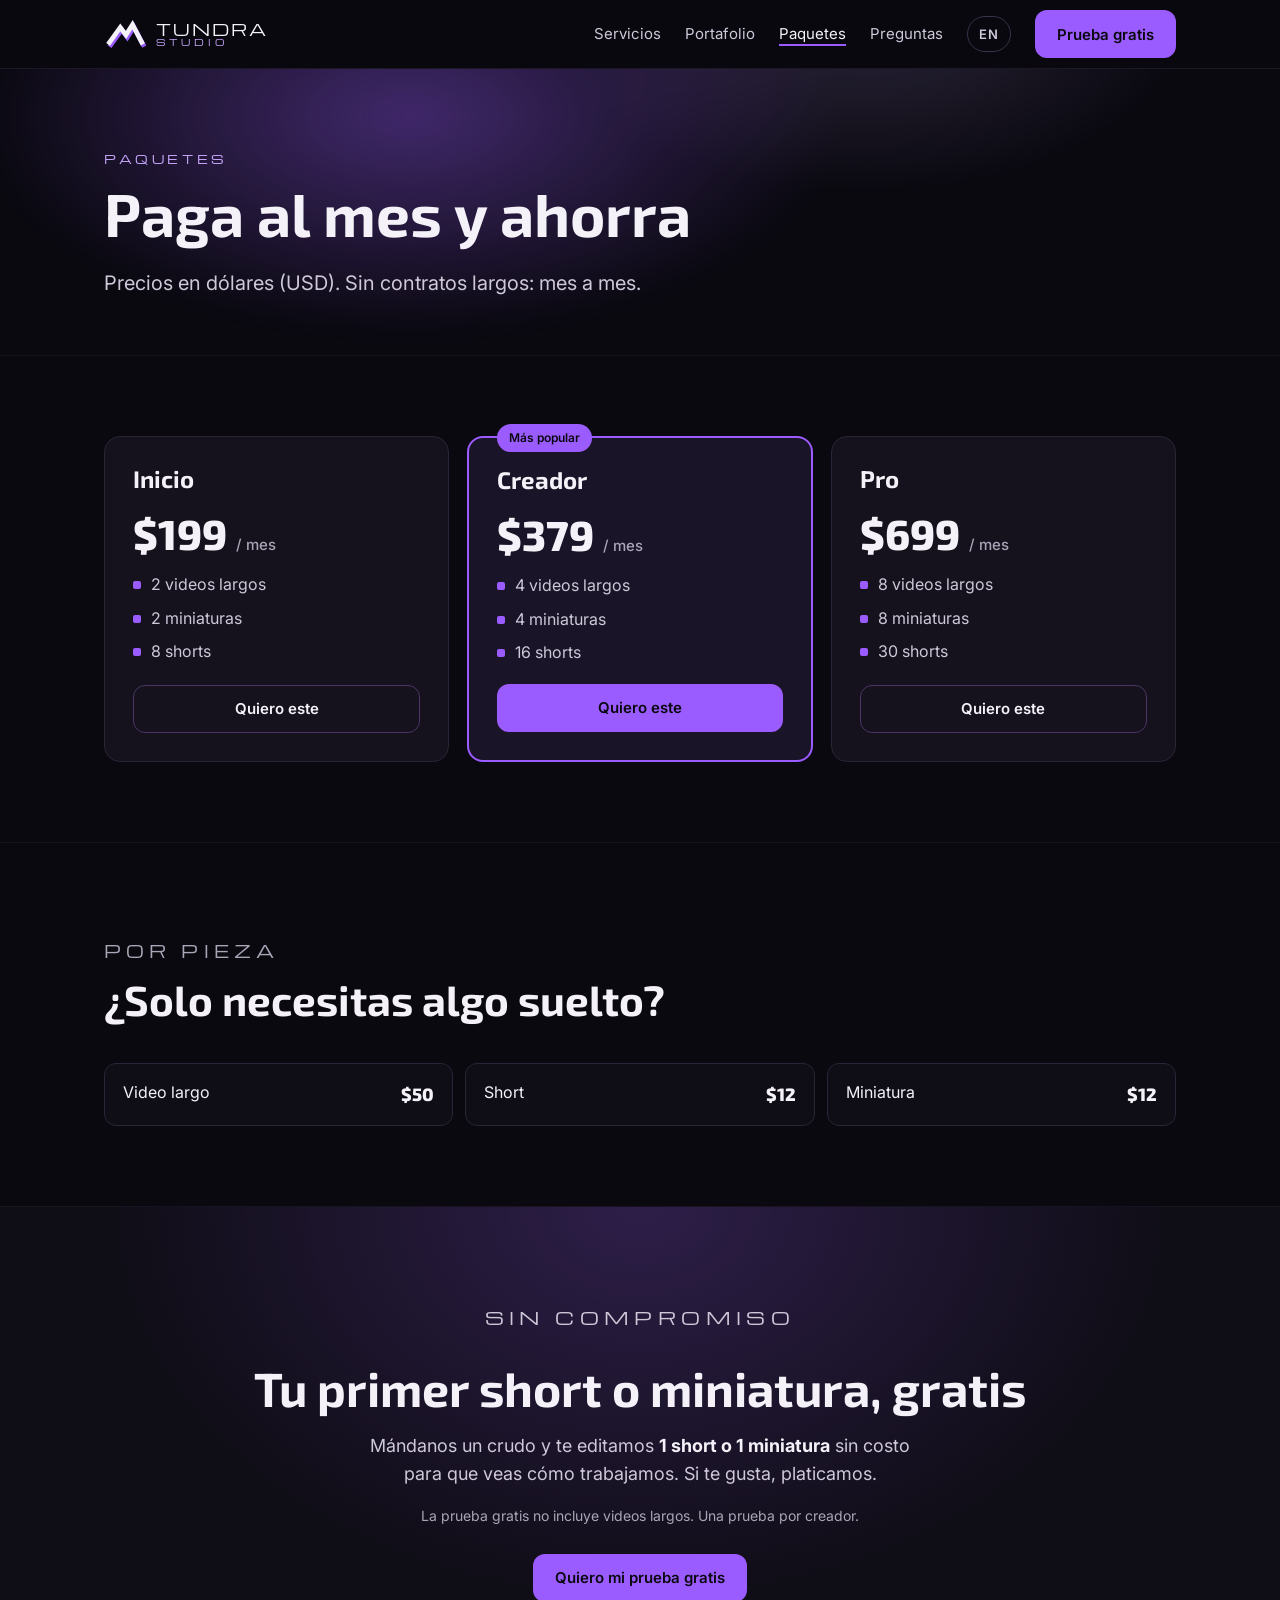
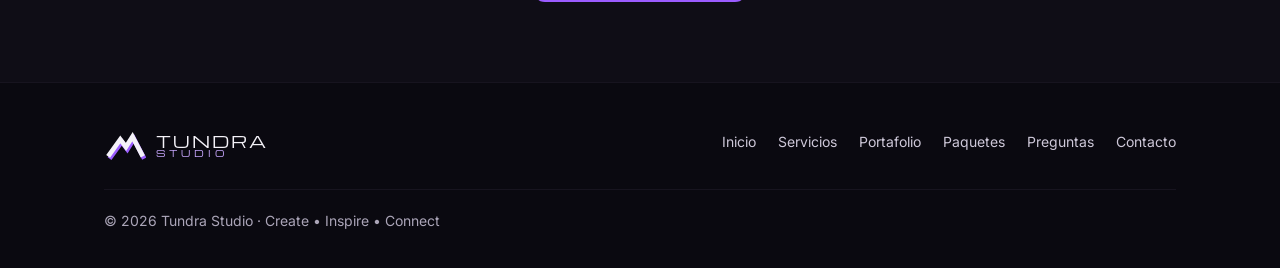
<file: paquetes.html>
<!DOCTYPE html>
<html lang="es">
<head>
<meta charset="utf-8">
<meta name="viewport" content="width=device-width, initial-scale=1">
<title>Paquetes · Tundra Studio</title>
<meta name="description" content="Paquetes mensuales de edición desde $199 USD.">
<link rel="preconnect" href="https://fonts.googleapis.com">
<link rel="preconnect" href="https://fonts.gstatic.com" crossorigin>
<link href="https://fonts.googleapis.com/css2?family=Michroma&family=Exo+2:wght@500;600;700&family=Inter:wght@400;500;600&display=swap" rel="stylesheet">
<link rel="stylesheet" href="styles.css">
</head>
<body>
<header class="nav">
  <div class="wrap">
    <a class="logo" href="index.html" aria-label="Tundra Studio, inicio"><svg width="42" height="30" viewBox="0 0 44 32" aria-hidden="true"><path d="M4 27 L17 9 L23 17 L30 6 L41 27" fill="none" stroke="#9B5CFF" stroke-width="5" transform="translate(1.5 2.5)"/><path d="M4 27 L17 9 L23 17 L30 6 L41 27" fill="none" stroke="#F4F2F8" stroke-width="5"/></svg><span class="logo-text"><b>TUNDRA</b><small>STUDIO</small></span></a>
    <button class="menu-btn" type="button" aria-label="Abrir menú" aria-expanded="false" aria-controls="menu">
      <svg width="22" height="22" viewBox="0 0 24 24" fill="none" stroke="currentColor" stroke-width="2" stroke-linecap="round" aria-hidden="true"><path d="M4 7h16M4 12h16M4 17h16"/></svg>
    </button>
    <nav class="nav-links" id="menu" aria-label="Principal">
      <a href="servicios.html">Servicios</a><a href="portafolio.html">Portafolio</a><a href="paquetes.html" aria-current="page">Paquetes</a><a href="preguntas.html">Preguntas</a>
      <a class="lang" href="en/packages.html" hreflang="en" lang="en" aria-label="View in English">EN</a>
      <a class="btn btn-primary" href="contacto.html">Prueba gratis</a>
    </nav>
  </div>
</header>
<main>
<section class="page-hero" style="border-top:0">
  <div class="wrap">
    <p class="eyebrow">Paquetes</p>
    <h1>Paga al mes y ahorra</h1>
    <p class="lead">Precios en dólares (USD). Sin contratos largos: mes a mes.</p>
  </div>
</section>
<section>
  <div class="wrap">
    <div class="grid plans">
      <article class="card plan"><h3>Inicio</h3><div class="price">$199 <small>/ mes</small></div><ul class="checks"><li>2 videos largos</li><li>2 miniaturas</li><li>8 shorts</li></ul><a class="btn btn-ghost" href="contacto.html">Quiero este</a></article>
      <article class="card plan featured"><span class="tag">Más popular</span><h3>Creador</h3><div class="price">$379 <small>/ mes</small></div><ul class="checks"><li>4 videos largos</li><li>4 miniaturas</li><li>16 shorts</li></ul><a class="btn btn-primary" href="contacto.html">Quiero este</a></article>
      <article class="card plan"><h3>Pro</h3><div class="price">$699 <small>/ mes</small></div><ul class="checks"><li>8 videos largos</li><li>8 miniaturas</li><li>30 shorts</li></ul><a class="btn btn-ghost" href="contacto.html">Quiero este</a></article>
    </div>
  </div>
</section>
<section>
  <div class="wrap">
    <div class="section-head"><p class="eyebrow">Por pieza</p><h2>¿Solo necesitas algo suelto?</h2></div>
    <div class="single">
      <div><span>Video largo</span><b>$50</b></div>
      <div><span>Short</span><b>$12</b></div>
      <div><span>Miniatura</span><b>$12</b></div>
    </div>
  </div>
</section>
<section class="trial">
  <div class="wrap">
    <p class="eyebrow">Sin compromiso</p>
    <h2>Tu primer short o miniatura, gratis</h2>
    <p>Mándanos un crudo y te editamos <strong>1 short o 1 miniatura</strong> sin costo para que veas cómo trabajamos. Si te gusta, platicamos.</p>
    <p class="trial-note">La prueba gratis no incluye videos largos. Una prueba por creador.</p>
    <a class="btn btn-primary" href="contacto.html">Quiero mi prueba gratis</a>
  </div>
</section>
</main>
<footer>
  <div class="wrap">
    <div class="foot">
      <a class="logo" href="index.html" aria-label="Tundra Studio, inicio"><svg width="42" height="30" viewBox="0 0 44 32" aria-hidden="true"><path d="M4 27 L17 9 L23 17 L30 6 L41 27" fill="none" stroke="#9B5CFF" stroke-width="5" transform="translate(1.5 2.5)"/><path d="M4 27 L17 9 L23 17 L30 6 L41 27" fill="none" stroke="#F4F2F8" stroke-width="5"/></svg><span class="logo-text"><b>TUNDRA</b><small>STUDIO</small></span></a>
      <nav aria-label="Pie de página"><a href="index.html">Inicio</a><a href="servicios.html">Servicios</a><a href="portafolio.html">Portafolio</a><a href="paquetes.html">Paquetes</a><a href="preguntas.html">Preguntas</a><a href="contacto.html">Contacto</a></nav>
    </div>
    <div class="foot-bottom">© 2026 Tundra Studio · Create • Inspire • Connect</div>
  </div>
</footer>
<script>
(function(){
  var btn=document.querySelector('.menu-btn'), menu=document.getElementById('menu');
  function close(){menu.classList.remove('open');btn.setAttribute('aria-expanded','false');btn.setAttribute('aria-label','Abrir menú');}
  btn.addEventListener('click',function(){
    var open=menu.classList.toggle('open');
    btn.setAttribute('aria-expanded',open?'true':'false');
    btn.setAttribute('aria-label',open?'Cerrar menú':'Abrir menú');
  });
  document.addEventListener('keydown',function(e){if(e.key==='Escape')close();});
})();
</script>
</body>
</html>
</file>
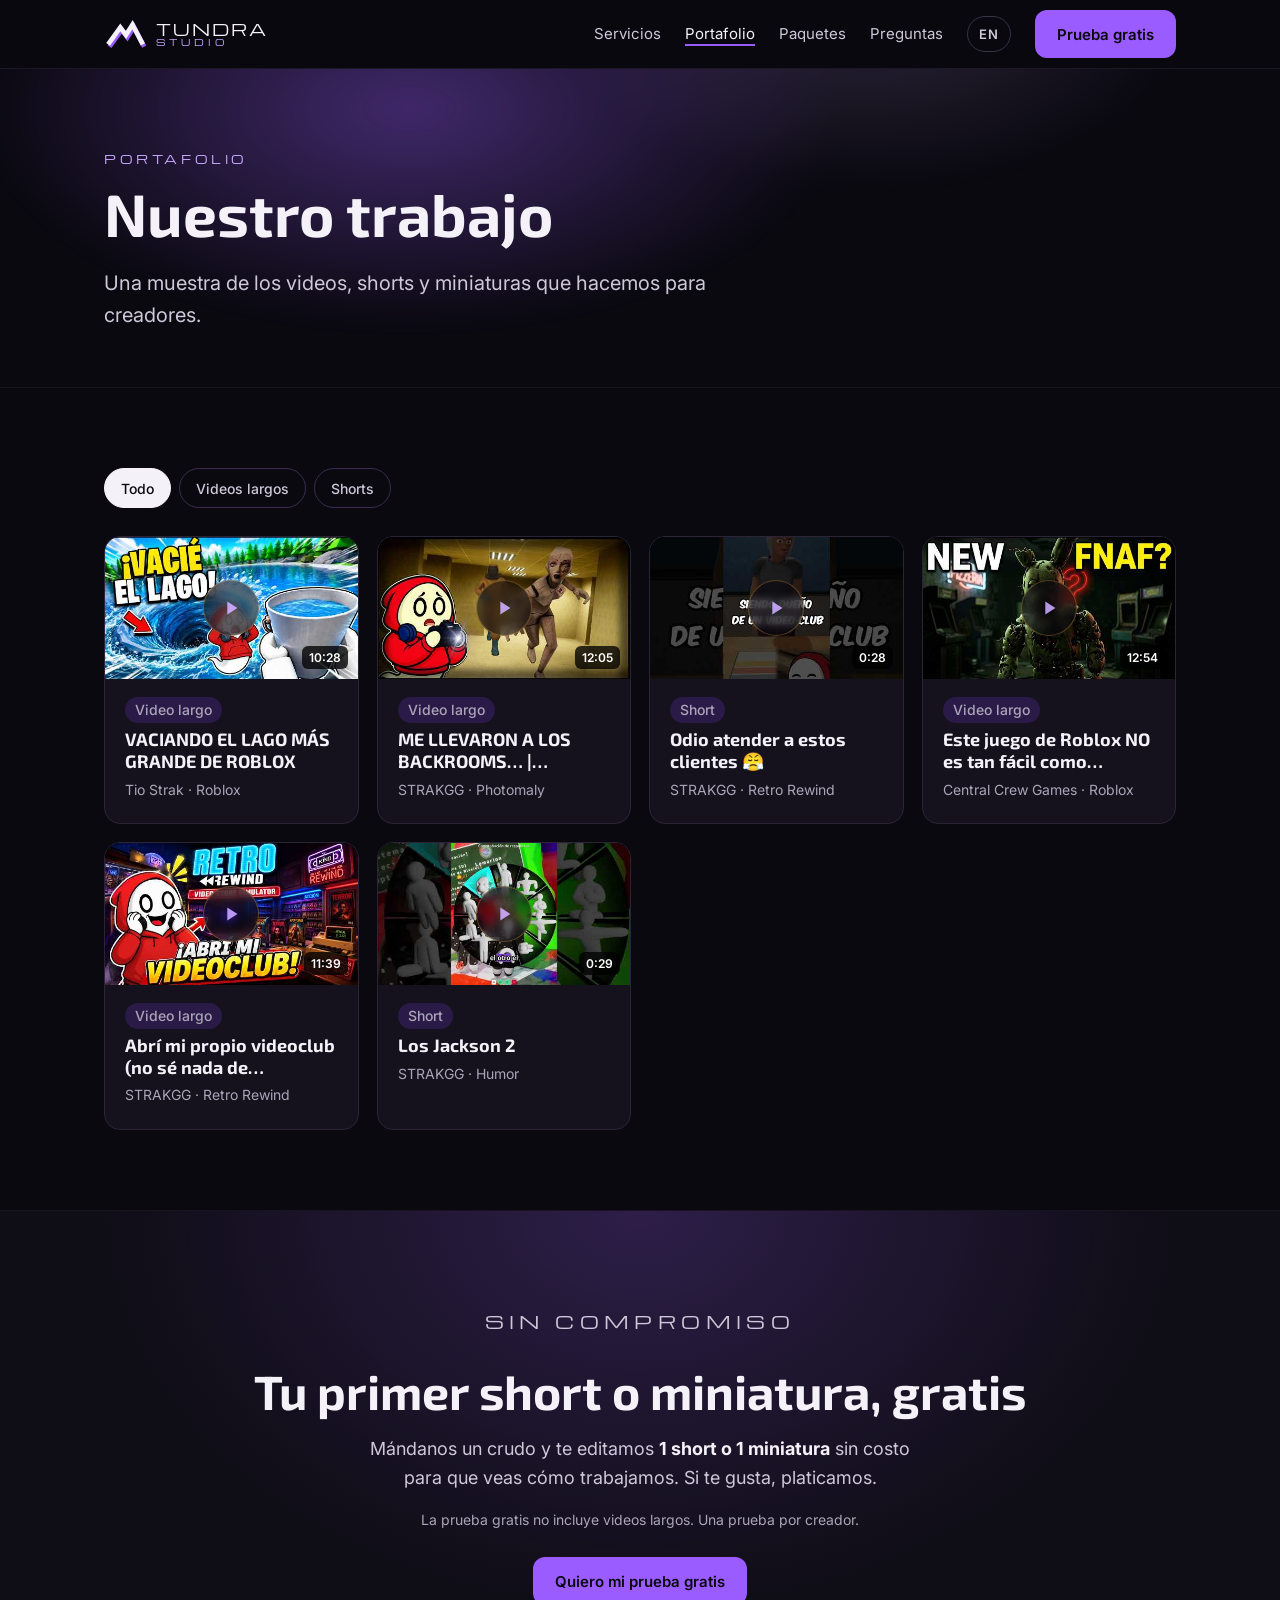
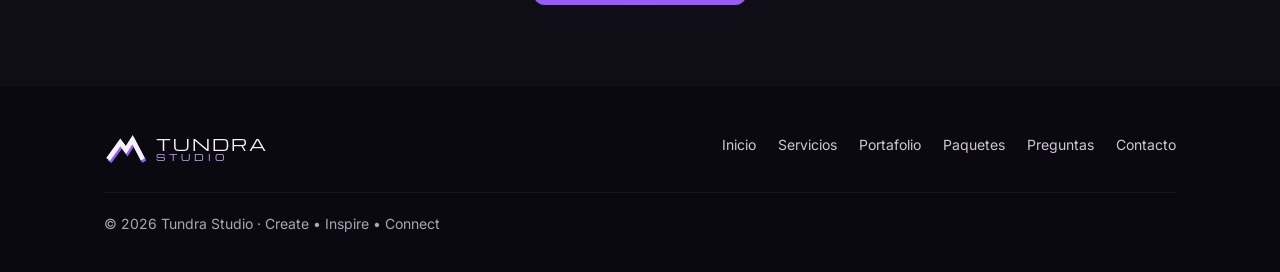
<file: portafolio.html>
<!DOCTYPE html>
<html lang="es">
<head>
<meta charset="utf-8">
<meta name="viewport" content="width=device-width, initial-scale=1">
<title>Portafolio · Tundra Studio</title>
<meta name="description" content="Videos largos, shorts y miniaturas editados por Tundra Studio.">
<link rel="preconnect" href="https://fonts.googleapis.com">
<link rel="preconnect" href="https://fonts.gstatic.com" crossorigin>
<link href="https://fonts.googleapis.com/css2?family=Michroma&family=Exo+2:wght@500;600;700&family=Inter:wght@400;500;600&display=swap" rel="stylesheet">
<link rel="stylesheet" href="styles.css">
</head>
<body>
<header class="nav">
  <div class="wrap">
    <a class="logo" href="index.html" aria-label="Tundra Studio, inicio"><svg width="42" height="30" viewBox="0 0 44 32" aria-hidden="true"><path d="M4 27 L17 9 L23 17 L30 6 L41 27" fill="none" stroke="#9B5CFF" stroke-width="5" transform="translate(1.5 2.5)"/><path d="M4 27 L17 9 L23 17 L30 6 L41 27" fill="none" stroke="#F4F2F8" stroke-width="5"/></svg><span class="logo-text"><b>TUNDRA</b><small>STUDIO</small></span></a>
    <button class="menu-btn" type="button" aria-label="Abrir menú" aria-expanded="false" aria-controls="menu">
      <svg width="22" height="22" viewBox="0 0 24 24" fill="none" stroke="currentColor" stroke-width="2" stroke-linecap="round" aria-hidden="true"><path d="M4 7h16M4 12h16M4 17h16"/></svg>
    </button>
    <nav class="nav-links" id="menu" aria-label="Principal">
      <a href="servicios.html">Servicios</a><a href="portafolio.html" aria-current="page">Portafolio</a><a href="paquetes.html">Paquetes</a><a href="preguntas.html">Preguntas</a>
      <a class="lang" href="en/portfolio.html" hreflang="en" lang="en" aria-label="View in English">EN</a>
      <a class="btn btn-primary" href="contacto.html">Prueba gratis</a>
    </nav>
  </div>
</header>
<main>
<section class="page-hero" style="border-top:0">
  <div class="wrap">
    <p class="eyebrow">Portafolio</p>
    <h1>Nuestro trabajo</h1>
    <p class="lead">Una muestra de los videos, shorts y miniaturas que hacemos para creadores.</p>
  </div>
</section>
<section>
  <div class="wrap">
    <div class="filters" role="group" aria-label="Filtrar portafolio">
      <button class="chip" type="button" data-filter="all" aria-pressed="true">Todo</button>
      <button class="chip" type="button" data-filter="largo" aria-pressed="false">Videos largos</button>
      <button class="chip" type="button" data-filter="short" aria-pressed="false">Shorts</button>
    </div>
    <div class="grid cols-3" id="works">
      <a class="work" href="https://www.youtube.com/watch?v=9NWn6yytm10" target="_blank" rel="noopener" data-type="largo" aria-label="Ver en YouTube: VACIANDO EL LAGO MÁS GRANDE DE ROBLOX video largo">
  <div class="thumb has-img"><img src="assets/yt-9NWn6yytm10.jpg" alt="" loading="lazy" width="480" height="360"><span class="play"><svg width="22" height="22" viewBox="0 0 24 24" fill="currentColor" aria-hidden="true"><path d="M8 5l11 7-11 7z"/></svg></span><span class="dur">10:28</span></div>
  <div class="work-body"><span class="type">Video largo</span><h3>VACIANDO EL LAGO MÁS GRANDE DE ROBLOX</h3><span>Tio Strak · Roblox</span></div>
</a><a class="work" href="https://www.youtube.com/watch?v=18Lm7Ccf6cQ" target="_blank" rel="noopener" data-type="largo" aria-label="Ver en YouTube: ME LLEVARON A LOS BACKROOMS… | PHOTOMALY video largo">
  <div class="thumb has-img"><img src="assets/yt-18Lm7Ccf6cQ.jpg" alt="" loading="lazy" width="480" height="360"><span class="play"><svg width="22" height="22" viewBox="0 0 24 24" fill="currentColor" aria-hidden="true"><path d="M8 5l11 7-11 7z"/></svg></span><span class="dur">12:05</span></div>
  <div class="work-body"><span class="type">Video largo</span><h3>ME LLEVARON A LOS BACKROOMS… | PHOTOMALY</h3><span>STRAKGG · Photomaly</span></div>
</a><a class="work" href="https://www.youtube.com/shorts/kuqUZBEv6M8" target="_blank" rel="noopener" data-type="short" aria-label="Ver en YouTube: Odio atender a estos clientes 😤 short">
  <div class="thumb has-img"><img src="assets/yt-kuqUZBEv6M8.jpg" alt="" loading="lazy" width="480" height="360"><span class="play"><svg width="22" height="22" viewBox="0 0 24 24" fill="currentColor" aria-hidden="true"><path d="M8 5l11 7-11 7z"/></svg></span><span class="dur">0:28</span></div>
  <div class="work-body"><span class="type">Short</span><h3>Odio atender a estos clientes 😤</h3><span>STRAKGG · Retro Rewind</span></div>
</a><a class="work" href="https://www.youtube.com/watch?v=r1h4St_ZX4w" target="_blank" rel="noopener" data-type="largo" aria-label="Ver en YouTube: Este juego de Roblox NO es tan fácil como parece… (Bite by Night) video largo">
  <div class="thumb has-img"><img src="assets/yt-r1h4St_ZX4w.jpg" alt="" loading="lazy" width="480" height="360"><span class="play"><svg width="22" height="22" viewBox="0 0 24 24" fill="currentColor" aria-hidden="true"><path d="M8 5l11 7-11 7z"/></svg></span><span class="dur">12:54</span></div>
  <div class="work-body"><span class="type">Video largo</span><h3>Este juego de Roblox NO es tan fácil como parece… (Bite by Night)</h3><span>Central Crew Games · Roblox</span></div>
</a><a class="work" href="https://www.youtube.com/watch?v=r_qhTcBpmF8" target="_blank" rel="noopener" data-type="largo" aria-label="Ver en YouTube: Abrí mi propio videoclub (no sé nada de videoclubs) video largo">
  <div class="thumb has-img"><img src="assets/yt-r_qhTcBpmF8.jpg" alt="" loading="lazy" width="480" height="360"><span class="play"><svg width="22" height="22" viewBox="0 0 24 24" fill="currentColor" aria-hidden="true"><path d="M8 5l11 7-11 7z"/></svg></span><span class="dur">11:39</span></div>
  <div class="work-body"><span class="type">Video largo</span><h3>Abrí mi propio videoclub (no sé nada de videoclubs)</h3><span>STRAKGG · Retro Rewind</span></div>
</a><a class="work" href="https://www.youtube.com/shorts/pWATZK5H4AU" target="_blank" rel="noopener" data-type="short" aria-label="Ver en YouTube: Los Jackson 2 short">
  <div class="thumb has-img"><img src="assets/yt-pWATZK5H4AU.jpg" alt="" loading="lazy" width="480" height="360"><span class="play"><svg width="22" height="22" viewBox="0 0 24 24" fill="currentColor" aria-hidden="true"><path d="M8 5l11 7-11 7z"/></svg></span><span class="dur">0:29</span></div>
  <div class="work-body"><span class="type">Short</span><h3>Los Jackson 2</h3><span>STRAKGG · Humor</span></div>
</a>
    </div>
  </div>
</section>
<script>
(function(){
  var chips=document.querySelectorAll('.chip'), works=document.querySelectorAll('#works .work');
  chips.forEach(function(c){c.addEventListener('click',function(){
    var f=c.getAttribute('data-filter');
    chips.forEach(function(o){o.setAttribute('aria-pressed',o===c?'true':'false');});
    works.forEach(function(w){w.classList.toggle('is-hidden', f!=='all' && w.getAttribute('data-type')!==f);});
  });});
})();
</script>
<section class="trial">
  <div class="wrap">
    <p class="eyebrow">Sin compromiso</p>
    <h2>Tu primer short o miniatura, gratis</h2>
    <p>Mándanos un crudo y te editamos <strong>1 short o 1 miniatura</strong> sin costo para que veas cómo trabajamos. Si te gusta, platicamos.</p>
    <p class="trial-note">La prueba gratis no incluye videos largos. Una prueba por creador.</p>
    <a class="btn btn-primary" href="contacto.html">Quiero mi prueba gratis</a>
  </div>
</section>
</main>
<footer>
  <div class="wrap">
    <div class="foot">
      <a class="logo" href="index.html" aria-label="Tundra Studio, inicio"><svg width="42" height="30" viewBox="0 0 44 32" aria-hidden="true"><path d="M4 27 L17 9 L23 17 L30 6 L41 27" fill="none" stroke="#9B5CFF" stroke-width="5" transform="translate(1.5 2.5)"/><path d="M4 27 L17 9 L23 17 L30 6 L41 27" fill="none" stroke="#F4F2F8" stroke-width="5"/></svg><span class="logo-text"><b>TUNDRA</b><small>STUDIO</small></span></a>
      <nav aria-label="Pie de página"><a href="index.html">Inicio</a><a href="servicios.html">Servicios</a><a href="portafolio.html">Portafolio</a><a href="paquetes.html">Paquetes</a><a href="preguntas.html">Preguntas</a><a href="contacto.html">Contacto</a></nav>
    </div>
    <div class="foot-bottom">© 2026 Tundra Studio · Create • Inspire • Connect</div>
  </div>
</footer>
<script>
(function(){
  var btn=document.querySelector('.menu-btn'), menu=document.getElementById('menu');
  function close(){menu.classList.remove('open');btn.setAttribute('aria-expanded','false');btn.setAttribute('aria-label','Abrir menú');}
  btn.addEventListener('click',function(){
    var open=menu.classList.toggle('open');
    btn.setAttribute('aria-expanded',open?'true':'false');
    btn.setAttribute('aria-label',open?'Cerrar menú':'Abrir menú');
  });
  document.addEventListener('keydown',function(e){if(e.key==='Escape')close();});
})();
</script>
</body>
</html>
</file>
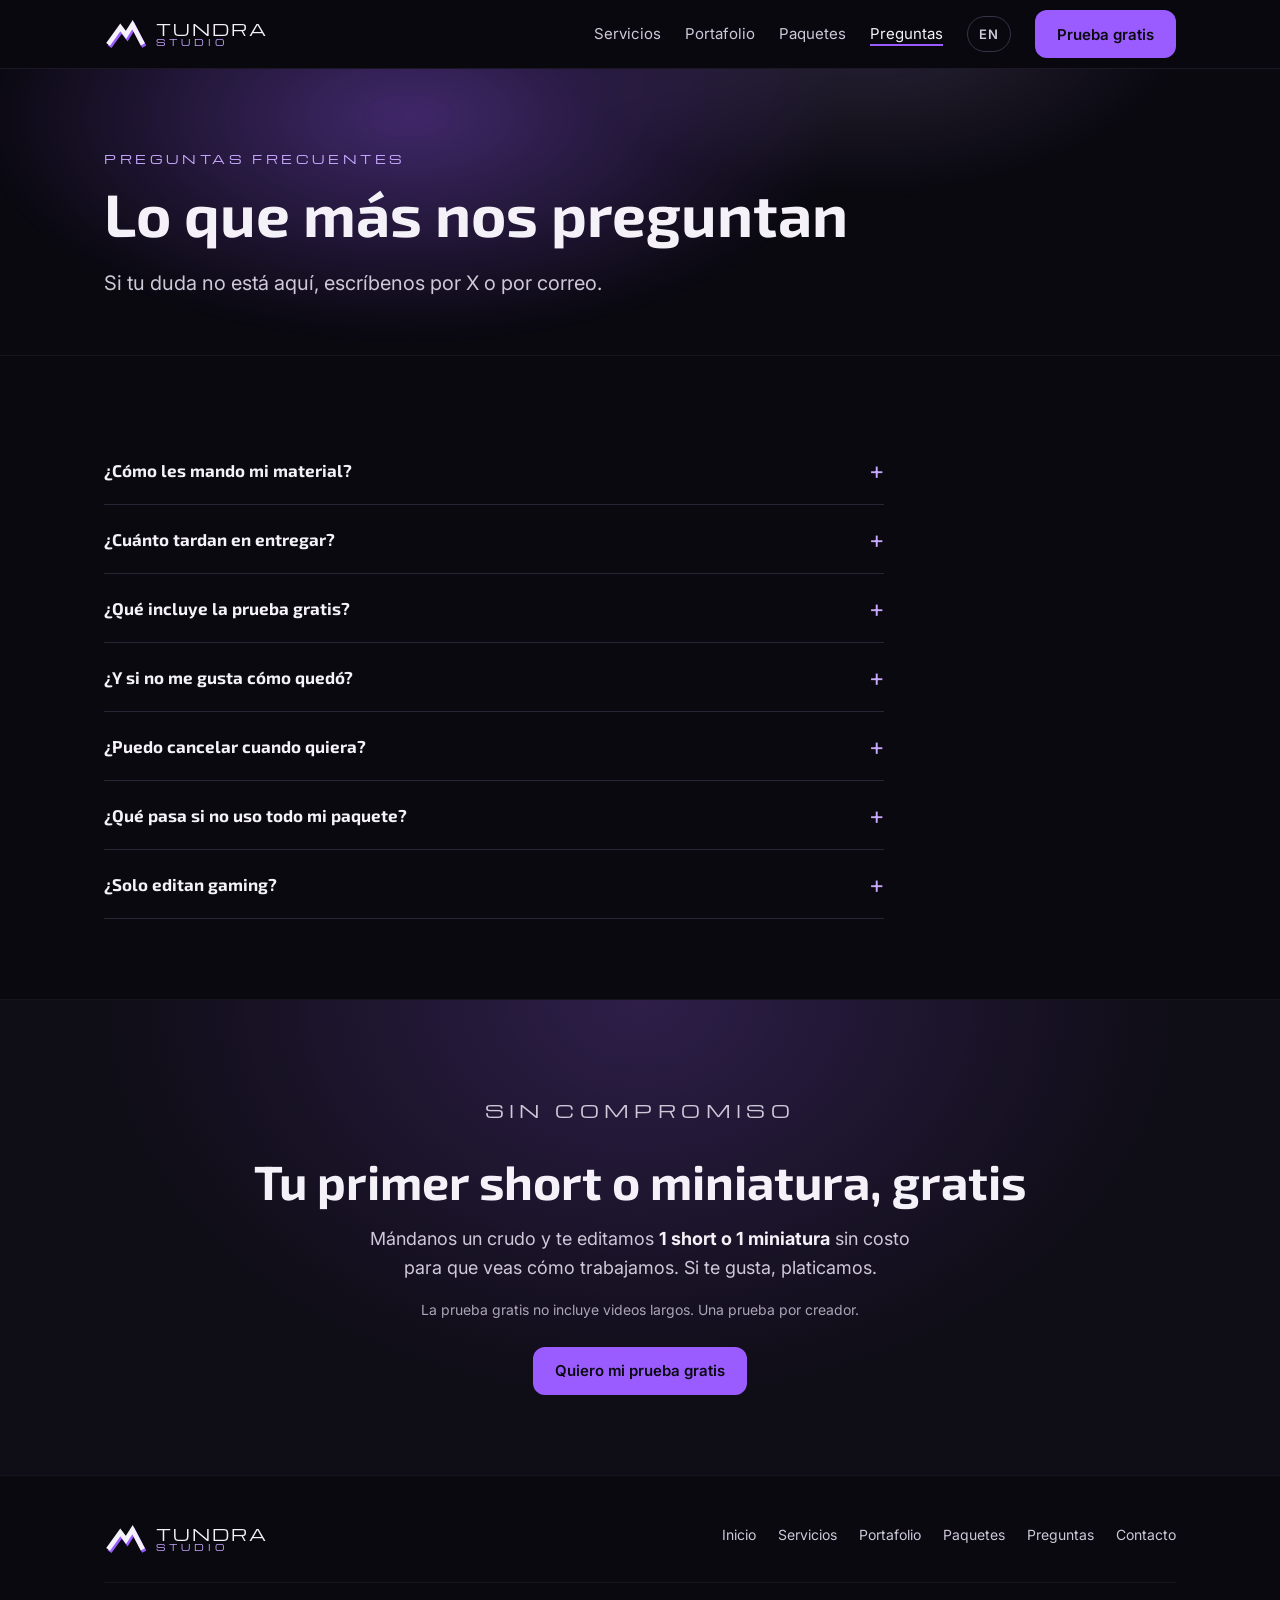
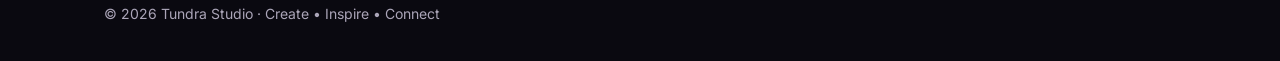
<file: preguntas.html>
<!DOCTYPE html>
<html lang="es">
<head>
<meta charset="utf-8">
<meta name="viewport" content="width=device-width, initial-scale=1">
<title>Preguntas frecuentes · Tundra Studio</title>
<meta name="description" content="Respuestas a las preguntas más comunes sobre Tundra Studio.">
<link rel="preconnect" href="https://fonts.googleapis.com">
<link rel="preconnect" href="https://fonts.gstatic.com" crossorigin>
<link href="https://fonts.googleapis.com/css2?family=Michroma&family=Exo+2:wght@500;600;700&family=Inter:wght@400;500;600&display=swap" rel="stylesheet">
<link rel="stylesheet" href="styles.css">
</head>
<body>
<header class="nav">
  <div class="wrap">
    <a class="logo" href="index.html" aria-label="Tundra Studio, inicio"><svg width="42" height="30" viewBox="0 0 44 32" aria-hidden="true"><path d="M4 27 L17 9 L23 17 L30 6 L41 27" fill="none" stroke="#9B5CFF" stroke-width="5" transform="translate(1.5 2.5)"/><path d="M4 27 L17 9 L23 17 L30 6 L41 27" fill="none" stroke="#F4F2F8" stroke-width="5"/></svg><span class="logo-text"><b>TUNDRA</b><small>STUDIO</small></span></a>
    <button class="menu-btn" type="button" aria-label="Abrir menú" aria-expanded="false" aria-controls="menu">
      <svg width="22" height="22" viewBox="0 0 24 24" fill="none" stroke="currentColor" stroke-width="2" stroke-linecap="round" aria-hidden="true"><path d="M4 7h16M4 12h16M4 17h16"/></svg>
    </button>
    <nav class="nav-links" id="menu" aria-label="Principal">
      <a href="servicios.html">Servicios</a><a href="portafolio.html">Portafolio</a><a href="paquetes.html">Paquetes</a><a href="preguntas.html" aria-current="page">Preguntas</a>
      <a class="lang" href="en/faq.html" hreflang="en" lang="en" aria-label="View in English">EN</a>
      <a class="btn btn-primary" href="contacto.html">Prueba gratis</a>
    </nav>
  </div>
</header>
<main>
<section class="page-hero" style="border-top:0">
  <div class="wrap">
    <p class="eyebrow">Preguntas frecuentes</p>
    <h1>Lo que más nos preguntan</h1>
    <p class="lead">Si tu duda no está aquí, escríbenos por X o por correo.</p>
  </div>
</section>
<section><div class="wrap"><div class="faq"><details><summary>¿Cómo les mando mi material?</summary><p>Con un formulario donde pones el tipo de trabajo, el link a tus crudos (Google Drive, WeTransfer o similar), tu material extra y tus instrucciones.</p></details><details><summary>¿Cuánto tardan en entregar?</summary><p>Como referencia: miniaturas en 1 día, shorts en 1 a 2 días y videos largos en 3 a 5 días. Depende de la duración y de lo que pidas.</p></details><details><summary>¿Qué incluye la prueba gratis?</summary><p>Te editamos 1 short o 1 miniatura sin costo, tú eliges cuál. No incluye videos largos y es una prueba por creador.</p></details><details><summary>¿Y si no me gusta cómo quedó?</summary><p>Cada pedido incluye 2 rondas de correcciones para dejarlo como lo quieres.</p></details><details><summary>¿Puedo cancelar cuando quiera?</summary><p>Sí. Los paquetes son mes a mes, sin contratos largos.</p></details><details><summary>¿Qué pasa si no uso todo mi paquete?</summary><p>Los trabajos de tu paquete son para el mes en curso. Si necesitas más, puedes pedir piezas sueltas.</p></details><details><summary>¿Solo editan gaming?</summary><p>Nos especializamos en gaming y streaming, pero si tienes otro tipo de contenido escríbenos y lo platicamos.</p></details></div></div></section>
<section class="trial">
  <div class="wrap">
    <p class="eyebrow">Sin compromiso</p>
    <h2>Tu primer short o miniatura, gratis</h2>
    <p>Mándanos un crudo y te editamos <strong>1 short o 1 miniatura</strong> sin costo para que veas cómo trabajamos. Si te gusta, platicamos.</p>
    <p class="trial-note">La prueba gratis no incluye videos largos. Una prueba por creador.</p>
    <a class="btn btn-primary" href="contacto.html">Quiero mi prueba gratis</a>
  </div>
</section>
</main>
<footer>
  <div class="wrap">
    <div class="foot">
      <a class="logo" href="index.html" aria-label="Tundra Studio, inicio"><svg width="42" height="30" viewBox="0 0 44 32" aria-hidden="true"><path d="M4 27 L17 9 L23 17 L30 6 L41 27" fill="none" stroke="#9B5CFF" stroke-width="5" transform="translate(1.5 2.5)"/><path d="M4 27 L17 9 L23 17 L30 6 L41 27" fill="none" stroke="#F4F2F8" stroke-width="5"/></svg><span class="logo-text"><b>TUNDRA</b><small>STUDIO</small></span></a>
      <nav aria-label="Pie de página"><a href="index.html">Inicio</a><a href="servicios.html">Servicios</a><a href="portafolio.html">Portafolio</a><a href="paquetes.html">Paquetes</a><a href="preguntas.html">Preguntas</a><a href="contacto.html">Contacto</a></nav>
    </div>
    <div class="foot-bottom">© 2026 Tundra Studio · Create • Inspire • Connect</div>
  </div>
</footer>
<script>
(function(){
  var btn=document.querySelector('.menu-btn'), menu=document.getElementById('menu');
  function close(){menu.classList.remove('open');btn.setAttribute('aria-expanded','false');btn.setAttribute('aria-label','Abrir menú');}
  btn.addEventListener('click',function(){
    var open=menu.classList.toggle('open');
    btn.setAttribute('aria-expanded',open?'true':'false');
    btn.setAttribute('aria-label',open?'Cerrar menú':'Abrir menú');
  });
  document.addEventListener('keydown',function(e){if(e.key==='Escape')close();});
})();
</script>
</body>
</html>
</file>
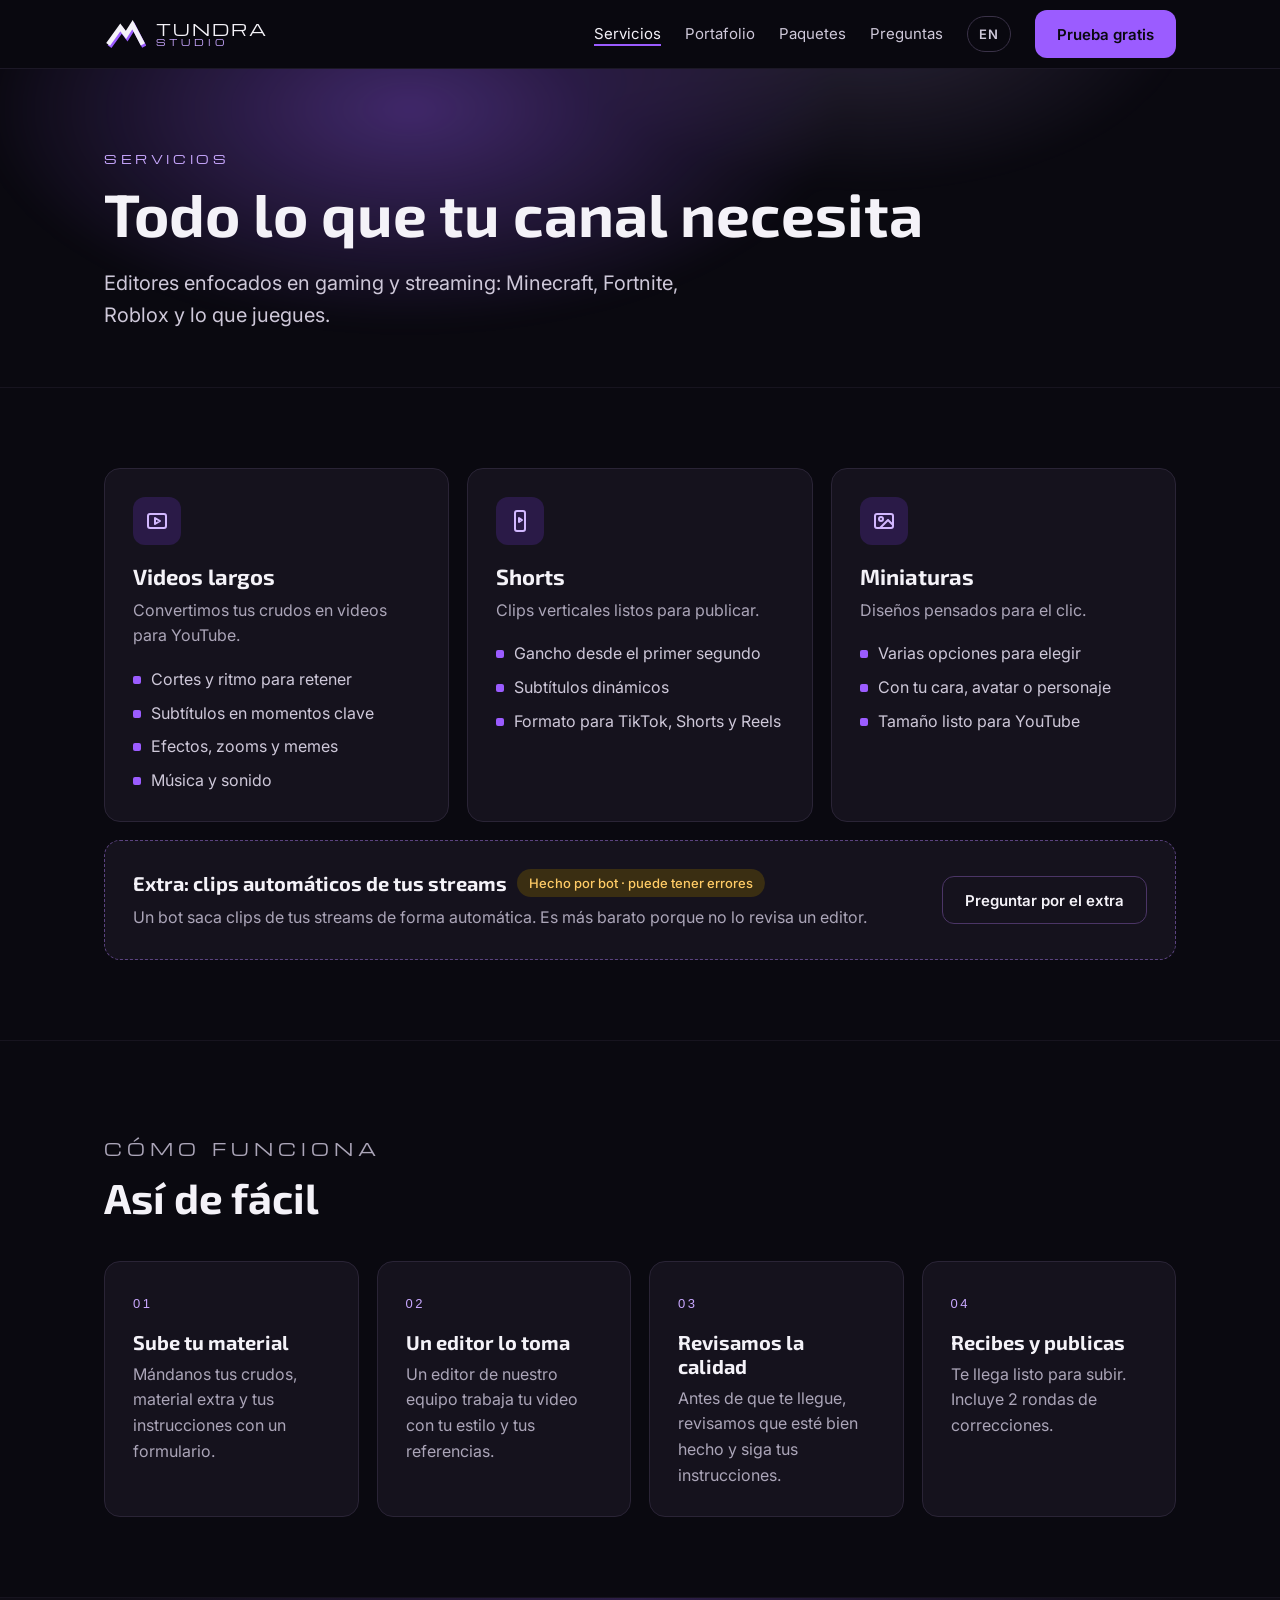
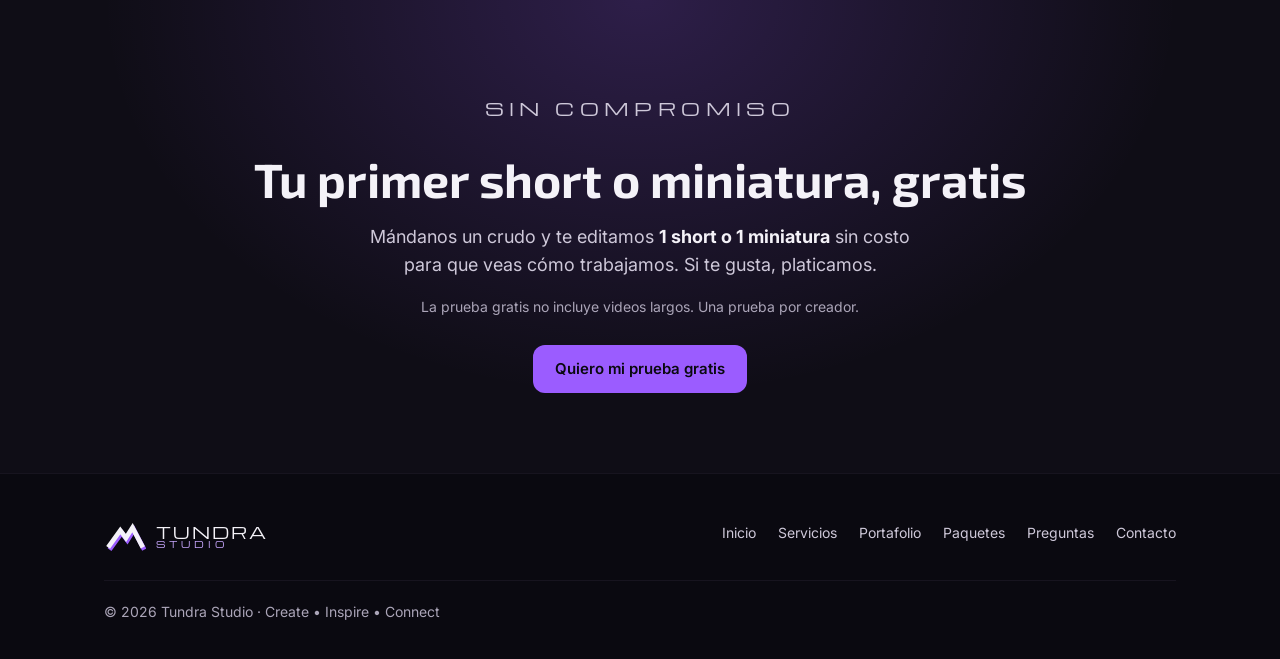
<file: servicios.html>
<!DOCTYPE html>
<html lang="es">
<head>
<meta charset="utf-8">
<meta name="viewport" content="width=device-width, initial-scale=1">
<title>Servicios · Tundra Studio</title>
<meta name="description" content="Edición de videos largos, shorts y miniaturas para creadores de gaming.">
<link rel="preconnect" href="https://fonts.googleapis.com">
<link rel="preconnect" href="https://fonts.gstatic.com" crossorigin>
<link href="https://fonts.googleapis.com/css2?family=Michroma&family=Exo+2:wght@500;600;700&family=Inter:wght@400;500;600&display=swap" rel="stylesheet">
<link rel="stylesheet" href="styles.css">
</head>
<body>
<header class="nav">
  <div class="wrap">
    <a class="logo" href="index.html" aria-label="Tundra Studio, inicio"><svg width="42" height="30" viewBox="0 0 44 32" aria-hidden="true"><path d="M4 27 L17 9 L23 17 L30 6 L41 27" fill="none" stroke="#9B5CFF" stroke-width="5" transform="translate(1.5 2.5)"/><path d="M4 27 L17 9 L23 17 L30 6 L41 27" fill="none" stroke="#F4F2F8" stroke-width="5"/></svg><span class="logo-text"><b>TUNDRA</b><small>STUDIO</small></span></a>
    <button class="menu-btn" type="button" aria-label="Abrir menú" aria-expanded="false" aria-controls="menu">
      <svg width="22" height="22" viewBox="0 0 24 24" fill="none" stroke="currentColor" stroke-width="2" stroke-linecap="round" aria-hidden="true"><path d="M4 7h16M4 12h16M4 17h16"/></svg>
    </button>
    <nav class="nav-links" id="menu" aria-label="Principal">
      <a href="servicios.html" aria-current="page">Servicios</a><a href="portafolio.html">Portafolio</a><a href="paquetes.html">Paquetes</a><a href="preguntas.html">Preguntas</a>
      <a class="lang" href="en/services.html" hreflang="en" lang="en" aria-label="View in English">EN</a>
      <a class="btn btn-primary" href="contacto.html">Prueba gratis</a>
    </nav>
  </div>
</header>
<main>
<section class="page-hero" style="border-top:0">
  <div class="wrap">
    <p class="eyebrow">Servicios</p>
    <h1>Todo lo que tu canal necesita</h1>
    <p class="lead">Editores enfocados en gaming y streaming: Minecraft, Fortnite, Roblox y lo que juegues.</p>
  </div>
</section>
<section>
  <div class="wrap">
    <div class="grid cols-3">
      <article class="card"><div class="icon"><svg width="24" height="24" viewBox="0 0 24 24" fill="none" stroke="currentColor" stroke-width="2" stroke-linecap="round" stroke-linejoin="round" aria-hidden="true"><rect x="3" y="5" width="18" height="14" rx="2"/><path d="M10 9l5 3-5 3z"/></svg></div><h3>Videos largos</h3><p>Convertimos tus crudos en videos para YouTube.</p><ul class="checks"><li>Cortes y ritmo para retener</li><li>Subtítulos en momentos clave</li><li>Efectos, zooms y memes</li><li>Música y sonido</li></ul></article>
      <article class="card"><div class="icon"><svg width="24" height="24" viewBox="0 0 24 24" fill="none" stroke="currentColor" stroke-width="2" stroke-linecap="round" stroke-linejoin="round" aria-hidden="true"><rect x="7" y="2" width="10" height="20" rx="2"/><path d="M11 9l3 2-3 2z"/></svg></div><h3>Shorts</h3><p>Clips verticales listos para publicar.</p><ul class="checks"><li>Gancho desde el primer segundo</li><li>Subtítulos dinámicos</li><li>Formato para TikTok, Shorts y Reels</li></ul></article>
      <article class="card"><div class="icon"><svg width="24" height="24" viewBox="0 0 24 24" fill="none" stroke="currentColor" stroke-width="2" stroke-linecap="round" stroke-linejoin="round" aria-hidden="true"><rect x="3" y="5" width="18" height="14" rx="2"/><circle cx="9" cy="10" r="2"/><path d="M21 16l-5-5-8 8"/></svg></div><h3>Miniaturas</h3><p>Diseños pensados para el clic.</p><ul class="checks"><li>Varias opciones para elegir</li><li>Con tu cara, avatar o personaje</li><li>Tamaño listo para YouTube</li></ul></article>
    </div>
    <div class="card extra">
      <div style="flex:1 1 380px">
        <div style="display:flex;flex-wrap:wrap;gap:10px;align-items:center"><h3 style="margin:0;font-size:20px">Extra: clips automáticos de tus streams</h3><span class="badge">Hecho por bot · puede tener errores</span></div>
        <p style="margin-top:8px">Un bot saca clips de tus streams de forma automática. Es más barato porque no lo revisa un editor.</p>
      </div>
      <a class="btn btn-ghost" href="contacto.html">Preguntar por el extra</a>
    </div>
  </div>
</section>

<section>
  <div class="wrap">
    <div class="section-head"><p class="eyebrow">Cómo funciona</p><h2>Así de fácil</h2></div>
    <div class="grid cols-4 steps">
      <div class="step"><h3>Sube tu material</h3><p>Mándanos tus crudos, material extra y tus instrucciones con un formulario.</p></div>
      <div class="step"><h3>Un editor lo toma</h3><p>Un editor de nuestro equipo trabaja tu video con tu estilo y tus referencias.</p></div>
      <div class="step"><h3>Revisamos la calidad</h3><p>Antes de que te llegue, revisamos que esté bien hecho y siga tus instrucciones.</p></div>
      <div class="step"><h3>Recibes y publicas</h3><p>Te llega listo para subir. Incluye 2 rondas de correcciones.</p></div>
    </div>
  </div>
</section>
<section class="trial">
  <div class="wrap">
    <p class="eyebrow">Sin compromiso</p>
    <h2>Tu primer short o miniatura, gratis</h2>
    <p>Mándanos un crudo y te editamos <strong>1 short o 1 miniatura</strong> sin costo para que veas cómo trabajamos. Si te gusta, platicamos.</p>
    <p class="trial-note">La prueba gratis no incluye videos largos. Una prueba por creador.</p>
    <a class="btn btn-primary" href="contacto.html">Quiero mi prueba gratis</a>
  </div>
</section>
</main>
<footer>
  <div class="wrap">
    <div class="foot">
      <a class="logo" href="index.html" aria-label="Tundra Studio, inicio"><svg width="42" height="30" viewBox="0 0 44 32" aria-hidden="true"><path d="M4 27 L17 9 L23 17 L30 6 L41 27" fill="none" stroke="#9B5CFF" stroke-width="5" transform="translate(1.5 2.5)"/><path d="M4 27 L17 9 L23 17 L30 6 L41 27" fill="none" stroke="#F4F2F8" stroke-width="5"/></svg><span class="logo-text"><b>TUNDRA</b><small>STUDIO</small></span></a>
      <nav aria-label="Pie de página"><a href="index.html">Inicio</a><a href="servicios.html">Servicios</a><a href="portafolio.html">Portafolio</a><a href="paquetes.html">Paquetes</a><a href="preguntas.html">Preguntas</a><a href="contacto.html">Contacto</a></nav>
    </div>
    <div class="foot-bottom">© 2026 Tundra Studio · Create • Inspire • Connect</div>
  </div>
</footer>
<script>
(function(){
  var btn=document.querySelector('.menu-btn'), menu=document.getElementById('menu');
  function close(){menu.classList.remove('open');btn.setAttribute('aria-expanded','false');btn.setAttribute('aria-label','Abrir menú');}
  btn.addEventListener('click',function(){
    var open=menu.classList.toggle('open');
    btn.setAttribute('aria-expanded',open?'true':'false');
    btn.setAttribute('aria-label',open?'Cerrar menú':'Abrir menú');
  });
  document.addEventListener('keydown',function(e){if(e.key==='Escape')close();});
})();
</script>
</body>
</html>
</file>
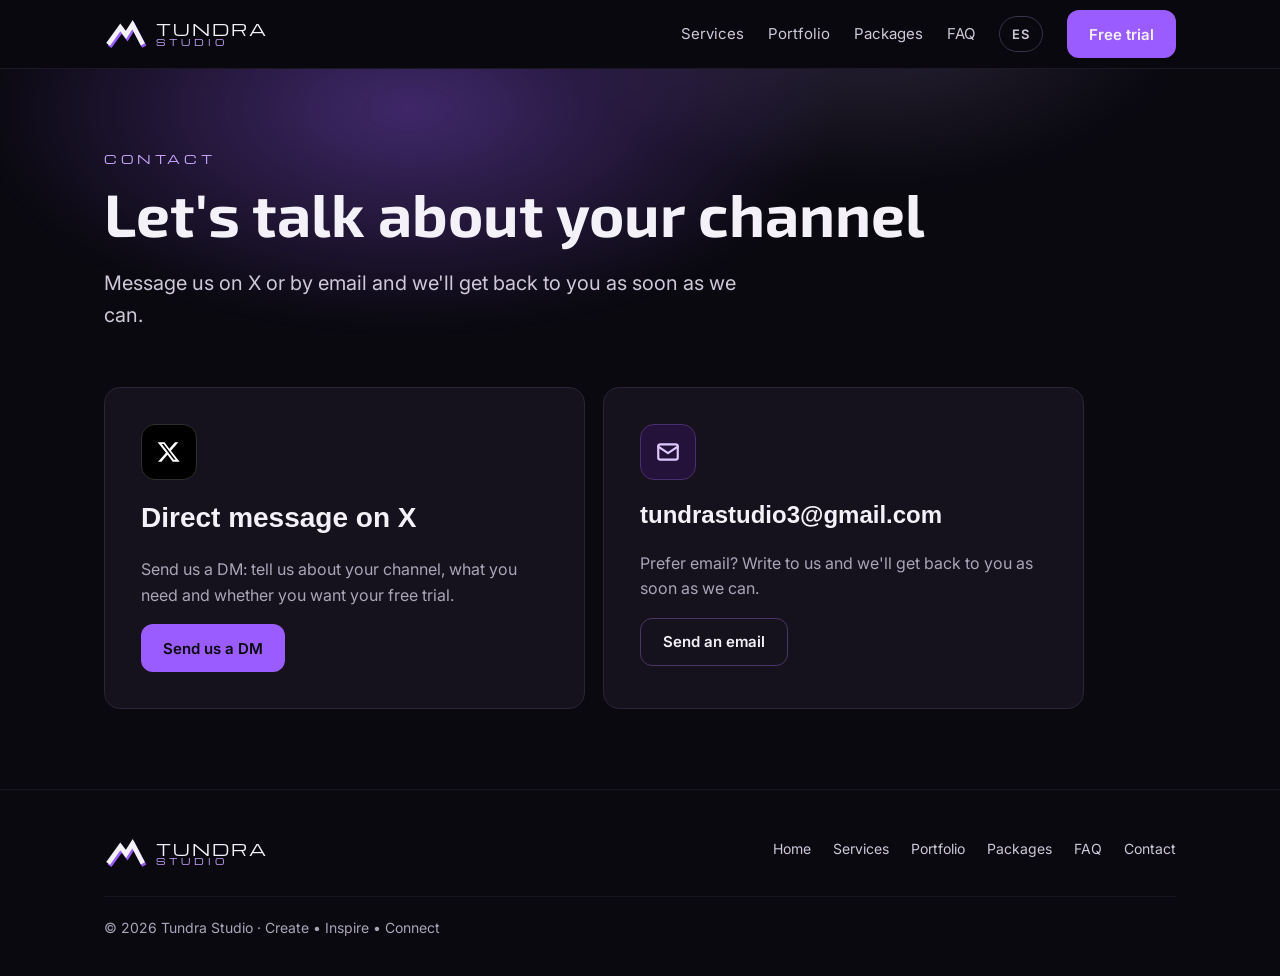
<file: en/contact.html>
<!DOCTYPE html>
<html lang="en">
<head>
<meta charset="utf-8">
<meta name="viewport" content="width=device-width, initial-scale=1">
<title>Contact · Tundra Studio</title>
<meta name="description" content="Contact Tundra Studio on X or by email.">
<link rel="alternate" hreflang="es" href="../contacto.html">
<link rel="preconnect" href="https://fonts.googleapis.com">
<link rel="preconnect" href="https://fonts.gstatic.com" crossorigin>
<link href="https://fonts.googleapis.com/css2?family=Michroma&family=Exo+2:wght@500;600;700&family=Inter:wght@400;500;600&display=swap" rel="stylesheet">
<link rel="stylesheet" href="../styles.css">
</head>
<body>
<header class="nav">
  <div class="wrap">
    <a class="logo" href="index.html" aria-label="Tundra Studio, home"><svg width="42" height="30" viewBox="0 0 44 32" aria-hidden="true"><path d="M4 27 L17 9 L23 17 L30 6 L41 27" fill="none" stroke="#9B5CFF" stroke-width="5" transform="translate(1.5 2.5)"/><path d="M4 27 L17 9 L23 17 L30 6 L41 27" fill="none" stroke="#F4F2F8" stroke-width="5"/></svg><span class="logo-text"><b>TUNDRA</b><small>STUDIO</small></span></a>
    <button class="menu-btn" type="button" aria-label="Open menu" aria-expanded="false" aria-controls="menu">
      <svg width="22" height="22" viewBox="0 0 24 24" fill="none" stroke="currentColor" stroke-width="2" stroke-linecap="round" aria-hidden="true"><path d="M4 7h16M4 12h16M4 17h16"/></svg>
    </button>
    <nav class="nav-links" id="menu" aria-label="Main">
      <a href="services.html">Services</a><a href="portfolio.html">Portfolio</a><a href="packages.html">Packages</a><a href="faq.html">FAQ</a>
      <a class="lang" href="../contacto.html" hreflang="es" lang="es" aria-label="Ver en español">ES</a>
      <a class="btn btn-primary" href="contact.html" aria-current="page">Free trial</a>
    </nav>
  </div>
</header>
<main>
<section class="page-hero" style="border-top:0">
  <div class="wrap">
    <p class="eyebrow">Contact</p>
    <h1>Let's talk about your channel</h1>
    <p class="lead">Message us on X or by email and we'll get back to you as soon as we can.</p>
  </div>
</section>
<section style="border-top:0;padding-top:0">
  <div class="wrap">
    <div class="grid contact-cards">
      <div class="card x-card">
        <div class="x-logo"><svg width="26" height="26" viewBox="0 0 24 24" fill="currentColor" aria-hidden="true"><path d="M17.5 3h3.1l-6.8 7.8L21.8 21h-6.3l-4.9-6.4L5 21H1.9l7.3-8.3L1.5 3h6.4l4.4 5.9L17.5 3zm-1.1 16.2h1.7L7.1 4.7H5.3l11.1 14.5z"/></svg></div>
        <span class="x-handle" style="font-size:clamp(20px,3vw,28px)">Direct message on X</span>
        <p>Send us a DM: tell us about your channel, what you need and whether you want your free trial.</p>
        <a class="btn btn-primary" href="https://x.com/messages/compose?recipient_id=1475353969329385472&text=Hi%20Tundra%20Studio%2C%20I%27m%20interested%20in%20your%20editing%20service%20and%20I%27d%20like%20my%20free%20trial%20%281%20short%20or%201%20thumbnail%29." style="align-self:flex-start" target="_blank" rel="noopener">Send us a DM</a>
      </div>
      <div class="card x-card">
        <div class="x-logo" style="background:#24123A;border-color:#4A2F6E;color:#E0C8FF"><svg width="26" height="26" viewBox="0 0 24 24" fill="none" stroke="currentColor" stroke-width="2" stroke-linecap="round" stroke-linejoin="round" aria-hidden="true"><rect x="3" y="5" width="18" height="14" rx="2"/><path d="M3 7l9 6 9-6"/></svg></div>
        <span class="x-handle" style="font-size:clamp(18px,2.6vw,24px)">tundrastudio3@gmail.com</span>
        <p>Prefer email? Write to us and we'll get back to you as soon as we can.</p>
        <a class="btn btn-ghost" href="mailto:tundrastudio3@gmail.com" style="align-self:flex-start">Send an email</a>
      </div>
    </div>
  </div>
</section>
</main>
<footer>
  <div class="wrap">
    <div class="foot">
      <a class="logo" href="index.html" aria-label="Tundra Studio, home"><svg width="42" height="30" viewBox="0 0 44 32" aria-hidden="true"><path d="M4 27 L17 9 L23 17 L30 6 L41 27" fill="none" stroke="#9B5CFF" stroke-width="5" transform="translate(1.5 2.5)"/><path d="M4 27 L17 9 L23 17 L30 6 L41 27" fill="none" stroke="#F4F2F8" stroke-width="5"/></svg><span class="logo-text"><b>TUNDRA</b><small>STUDIO</small></span></a>
      <nav aria-label="Footer"><a href="index.html">Home</a><a href="services.html">Services</a><a href="portfolio.html">Portfolio</a><a href="packages.html">Packages</a><a href="faq.html">FAQ</a><a href="contact.html">Contact</a></nav>
    </div>
    <div class="foot-bottom">© 2026 Tundra Studio · Create • Inspire • Connect</div>
  </div>
</footer>
<script>
(function(){
  var btn=document.querySelector('.menu-btn'), menu=document.getElementById('menu');
  function close(){menu.classList.remove('open');btn.setAttribute('aria-expanded','false');btn.setAttribute('aria-label','Open menu');}
  btn.addEventListener('click',function(){
    var open=menu.classList.toggle('open');
    btn.setAttribute('aria-expanded',open?'true':'false');
    btn.setAttribute('aria-label',open?'Close menu':'Open menu');
  });
  document.addEventListener('keydown',function(e){if(e.key==='Escape')close();});
})();
</script>
</body>
</html>
</file>
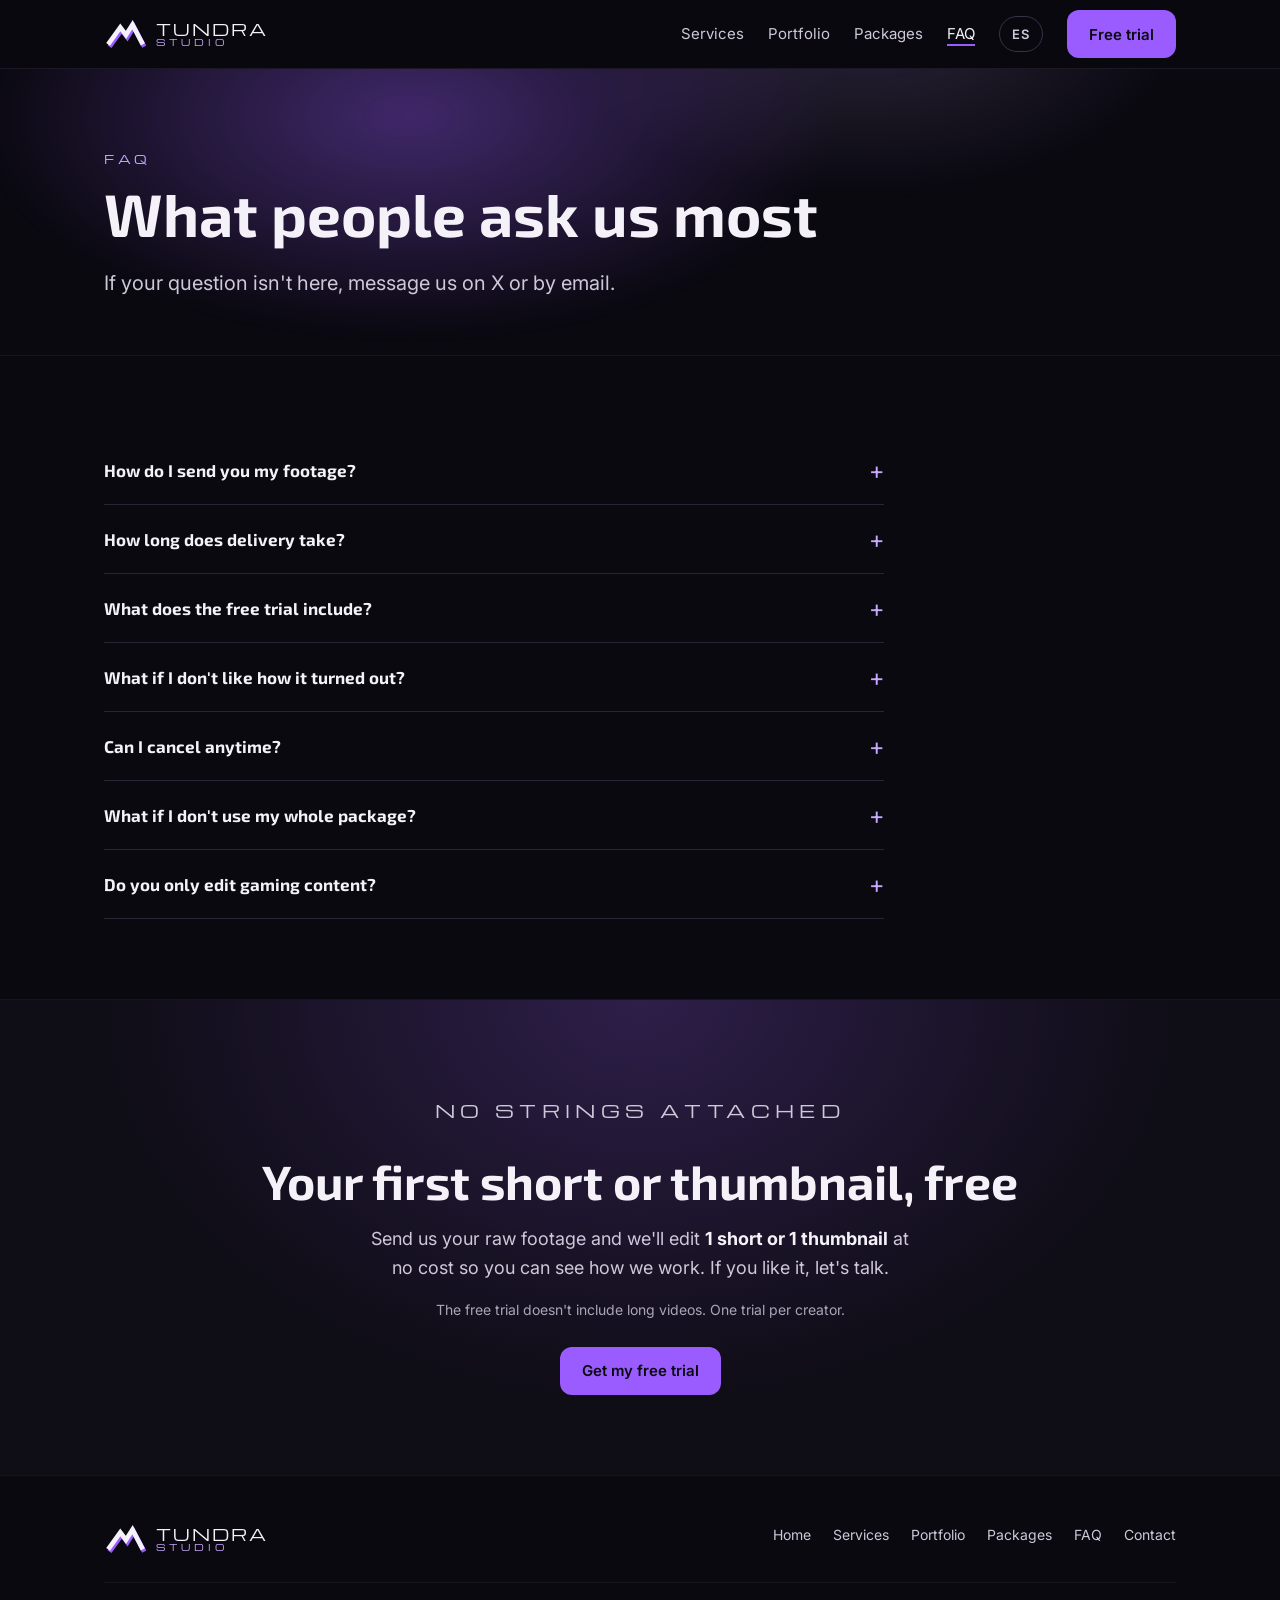
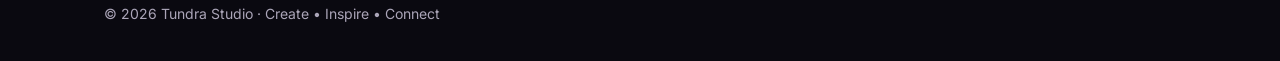
<file: en/faq.html>
<!DOCTYPE html>
<html lang="en">
<head>
<meta charset="utf-8">
<meta name="viewport" content="width=device-width, initial-scale=1">
<title>FAQ · Tundra Studio</title>
<meta name="description" content="Answers to the most common questions about Tundra Studio.">
<link rel="alternate" hreflang="es" href="../preguntas.html">
<link rel="preconnect" href="https://fonts.googleapis.com">
<link rel="preconnect" href="https://fonts.gstatic.com" crossorigin>
<link href="https://fonts.googleapis.com/css2?family=Michroma&family=Exo+2:wght@500;600;700&family=Inter:wght@400;500;600&display=swap" rel="stylesheet">
<link rel="stylesheet" href="../styles.css">
</head>
<body>
<header class="nav">
  <div class="wrap">
    <a class="logo" href="index.html" aria-label="Tundra Studio, home"><svg width="42" height="30" viewBox="0 0 44 32" aria-hidden="true"><path d="M4 27 L17 9 L23 17 L30 6 L41 27" fill="none" stroke="#9B5CFF" stroke-width="5" transform="translate(1.5 2.5)"/><path d="M4 27 L17 9 L23 17 L30 6 L41 27" fill="none" stroke="#F4F2F8" stroke-width="5"/></svg><span class="logo-text"><b>TUNDRA</b><small>STUDIO</small></span></a>
    <button class="menu-btn" type="button" aria-label="Open menu" aria-expanded="false" aria-controls="menu">
      <svg width="22" height="22" viewBox="0 0 24 24" fill="none" stroke="currentColor" stroke-width="2" stroke-linecap="round" aria-hidden="true"><path d="M4 7h16M4 12h16M4 17h16"/></svg>
    </button>
    <nav class="nav-links" id="menu" aria-label="Main">
      <a href="services.html">Services</a><a href="portfolio.html">Portfolio</a><a href="packages.html">Packages</a><a href="faq.html" aria-current="page">FAQ</a>
      <a class="lang" href="../preguntas.html" hreflang="es" lang="es" aria-label="Ver en español">ES</a>
      <a class="btn btn-primary" href="contact.html">Free trial</a>
    </nav>
  </div>
</header>
<main>
<section class="page-hero" style="border-top:0">
  <div class="wrap">
    <p class="eyebrow">FAQ</p>
    <h1>What people ask us most</h1>
    <p class="lead">If your question isn't here, message us on X or by email.</p>
  </div>
</section>
<section><div class="wrap"><div class="faq"><details><summary>How do I send you my footage?</summary><p>Through a form where you choose the type of work and add the link to your raw footage (Google Drive, WeTransfer or similar), your extra assets and your instructions.</p></details><details><summary>How long does delivery take?</summary><p>As a guide: thumbnails in 1 day, shorts in 1 to 2 days and long videos in 3 to 5 days. It depends on the length and what you ask for.</p></details><details><summary>What does the free trial include?</summary><p>We edit 1 short or 1 thumbnail at no cost, your choice. It doesn't include long videos, and it's one trial per creator.</p></details><details><summary>What if I don't like how it turned out?</summary><p>Every order includes 2 rounds of revisions so it ends up the way you want.</p></details><details><summary>Can I cancel anytime?</summary><p>Yes. Packages are month to month, with no long contracts.</p></details><details><summary>What if I don't use my whole package?</summary><p>The work in your package is for the current month. If you need more, you can order single pieces.</p></details><details><summary>Do you only edit gaming content?</summary><p>We specialize in gaming and streaming, but if you make other kinds of content, message us and let's talk.</p></details></div></div></section>
<section class="trial">
  <div class="wrap">
    <p class="eyebrow">No strings attached</p>
    <h2>Your first short or thumbnail, free</h2>
    <p>Send us your raw footage and we'll edit <strong>1 short or 1 thumbnail</strong> at no cost so you can see how we work. If you like it, let's talk.</p>
    <p class="trial-note">The free trial doesn't include long videos. One trial per creator.</p>
    <a class="btn btn-primary" href="contact.html">Get my free trial</a>
  </div>
</section>
</main>
<footer>
  <div class="wrap">
    <div class="foot">
      <a class="logo" href="index.html" aria-label="Tundra Studio, home"><svg width="42" height="30" viewBox="0 0 44 32" aria-hidden="true"><path d="M4 27 L17 9 L23 17 L30 6 L41 27" fill="none" stroke="#9B5CFF" stroke-width="5" transform="translate(1.5 2.5)"/><path d="M4 27 L17 9 L23 17 L30 6 L41 27" fill="none" stroke="#F4F2F8" stroke-width="5"/></svg><span class="logo-text"><b>TUNDRA</b><small>STUDIO</small></span></a>
      <nav aria-label="Footer"><a href="index.html">Home</a><a href="services.html">Services</a><a href="portfolio.html">Portfolio</a><a href="packages.html">Packages</a><a href="faq.html">FAQ</a><a href="contact.html">Contact</a></nav>
    </div>
    <div class="foot-bottom">© 2026 Tundra Studio · Create • Inspire • Connect</div>
  </div>
</footer>
<script>
(function(){
  var btn=document.querySelector('.menu-btn'), menu=document.getElementById('menu');
  function close(){menu.classList.remove('open');btn.setAttribute('aria-expanded','false');btn.setAttribute('aria-label','Open menu');}
  btn.addEventListener('click',function(){
    var open=menu.classList.toggle('open');
    btn.setAttribute('aria-expanded',open?'true':'false');
    btn.setAttribute('aria-label',open?'Close menu':'Open menu');
  });
  document.addEventListener('keydown',function(e){if(e.key==='Escape')close();});
})();
</script>
</body>
</html>
</file>
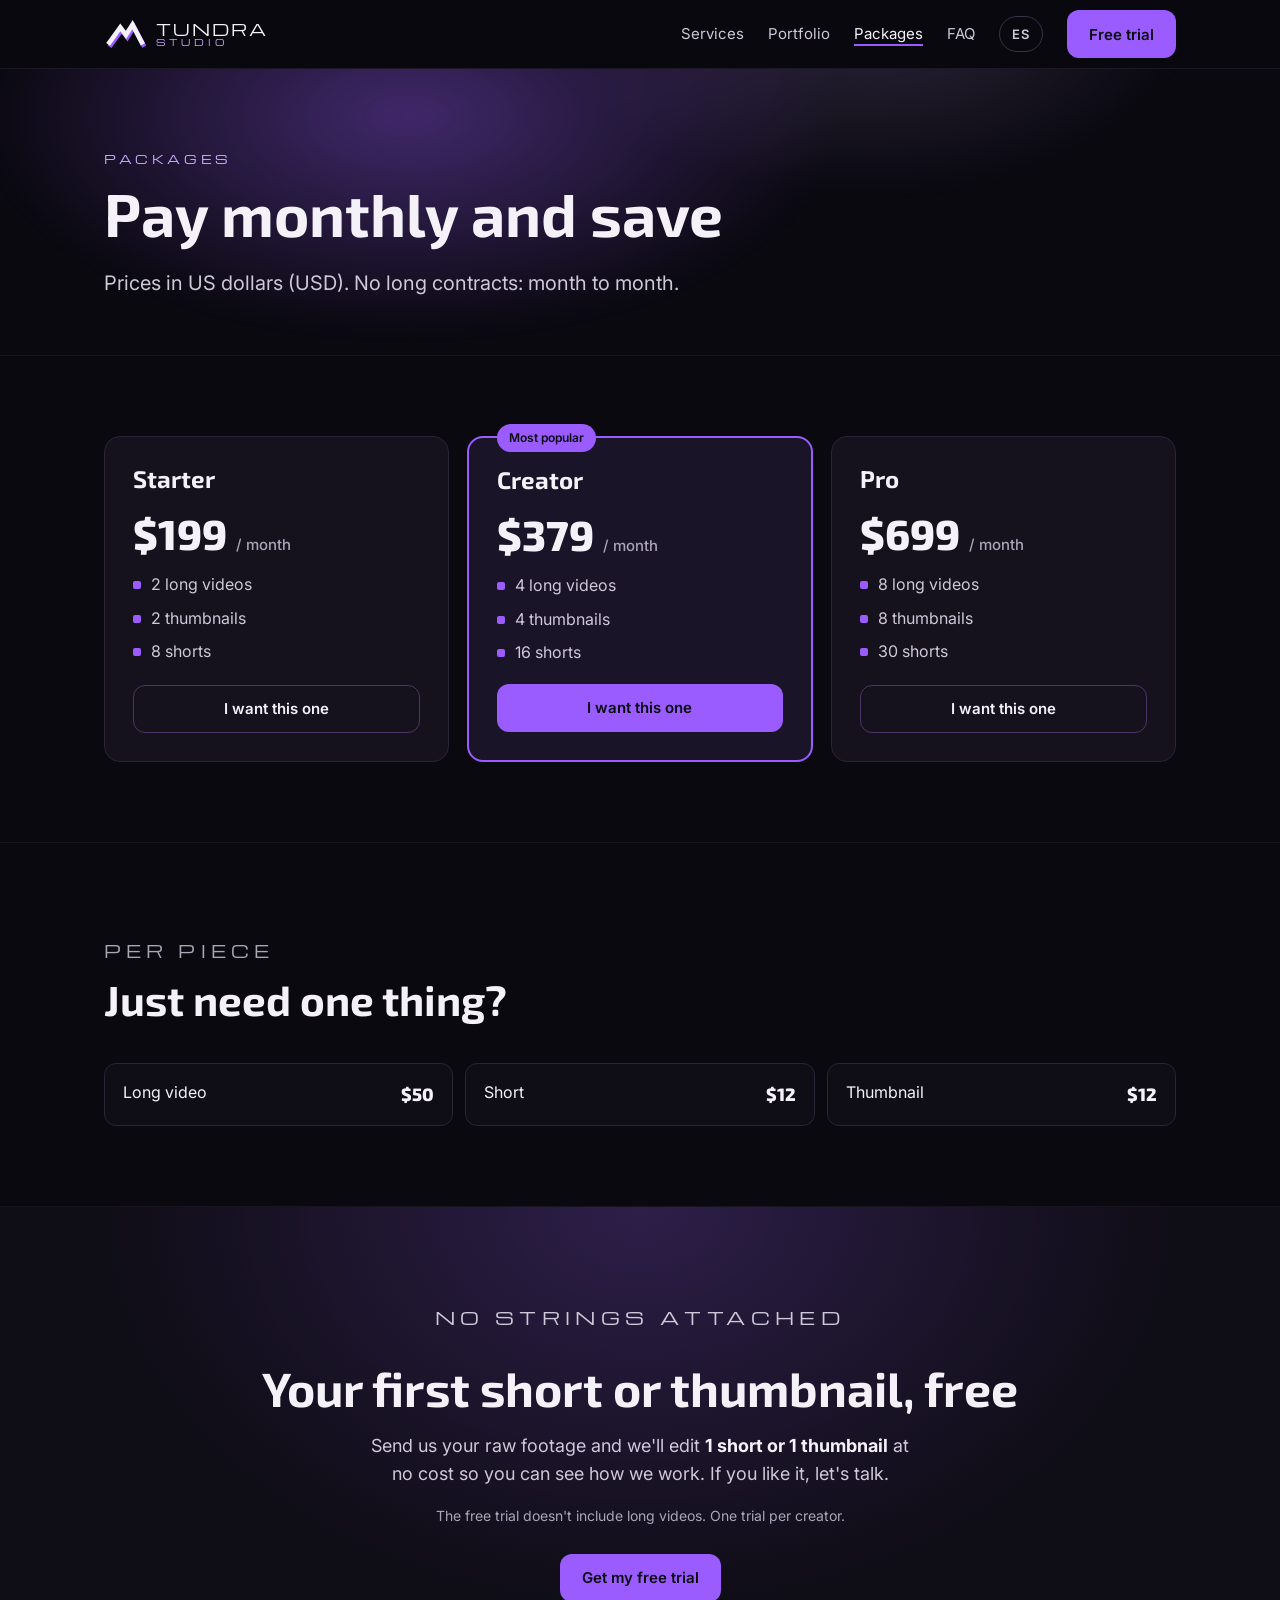
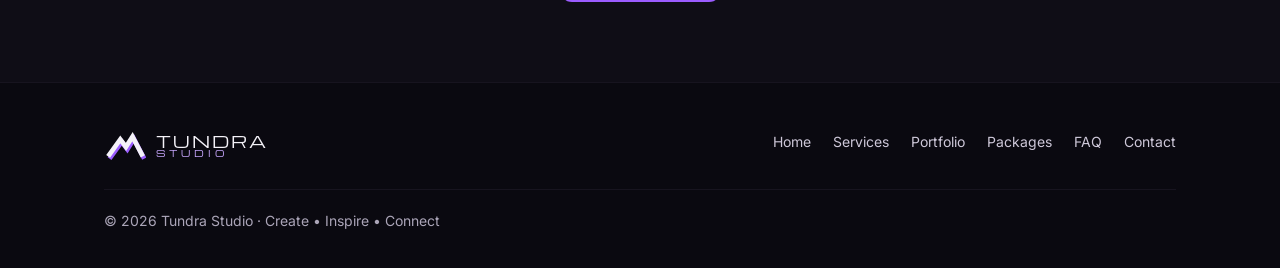
<file: en/packages.html>
<!DOCTYPE html>
<html lang="en">
<head>
<meta charset="utf-8">
<meta name="viewport" content="width=device-width, initial-scale=1">
<title>Packages · Tundra Studio</title>
<meta name="description" content="Monthly editing packages from $199 USD.">
<link rel="alternate" hreflang="es" href="../paquetes.html">
<link rel="preconnect" href="https://fonts.googleapis.com">
<link rel="preconnect" href="https://fonts.gstatic.com" crossorigin>
<link href="https://fonts.googleapis.com/css2?family=Michroma&family=Exo+2:wght@500;600;700&family=Inter:wght@400;500;600&display=swap" rel="stylesheet">
<link rel="stylesheet" href="../styles.css">
</head>
<body>
<header class="nav">
  <div class="wrap">
    <a class="logo" href="index.html" aria-label="Tundra Studio, home"><svg width="42" height="30" viewBox="0 0 44 32" aria-hidden="true"><path d="M4 27 L17 9 L23 17 L30 6 L41 27" fill="none" stroke="#9B5CFF" stroke-width="5" transform="translate(1.5 2.5)"/><path d="M4 27 L17 9 L23 17 L30 6 L41 27" fill="none" stroke="#F4F2F8" stroke-width="5"/></svg><span class="logo-text"><b>TUNDRA</b><small>STUDIO</small></span></a>
    <button class="menu-btn" type="button" aria-label="Open menu" aria-expanded="false" aria-controls="menu">
      <svg width="22" height="22" viewBox="0 0 24 24" fill="none" stroke="currentColor" stroke-width="2" stroke-linecap="round" aria-hidden="true"><path d="M4 7h16M4 12h16M4 17h16"/></svg>
    </button>
    <nav class="nav-links" id="menu" aria-label="Main">
      <a href="services.html">Services</a><a href="portfolio.html">Portfolio</a><a href="packages.html" aria-current="page">Packages</a><a href="faq.html">FAQ</a>
      <a class="lang" href="../paquetes.html" hreflang="es" lang="es" aria-label="Ver en español">ES</a>
      <a class="btn btn-primary" href="contact.html">Free trial</a>
    </nav>
  </div>
</header>
<main>
<section class="page-hero" style="border-top:0">
  <div class="wrap">
    <p class="eyebrow">Packages</p>
    <h1>Pay monthly and save</h1>
    <p class="lead">Prices in US dollars (USD). No long contracts: month to month.</p>
  </div>
</section>
<section>
  <div class="wrap">
    <div class="grid plans">
      <article class="card plan"><h3>Starter</h3><div class="price">$199 <small>/ month</small></div><ul class="checks"><li>2 long videos</li><li>2 thumbnails</li><li>8 shorts</li></ul><a class="btn btn-ghost" href="contact.html">I want this one</a></article>
      <article class="card plan featured"><span class="tag">Most popular</span><h3>Creator</h3><div class="price">$379 <small>/ month</small></div><ul class="checks"><li>4 long videos</li><li>4 thumbnails</li><li>16 shorts</li></ul><a class="btn btn-primary" href="contact.html">I want this one</a></article>
      <article class="card plan"><h3>Pro</h3><div class="price">$699 <small>/ month</small></div><ul class="checks"><li>8 long videos</li><li>8 thumbnails</li><li>30 shorts</li></ul><a class="btn btn-ghost" href="contact.html">I want this one</a></article>
    </div>
  </div>
</section>
<section>
  <div class="wrap">
    <div class="section-head"><p class="eyebrow">Per piece</p><h2>Just need one thing?</h2></div>
    <div class="single">
      <div><span>Long video</span><b>$50</b></div>
      <div><span>Short</span><b>$12</b></div>
      <div><span>Thumbnail</span><b>$12</b></div>
    </div>
  </div>
</section>
<section class="trial">
  <div class="wrap">
    <p class="eyebrow">No strings attached</p>
    <h2>Your first short or thumbnail, free</h2>
    <p>Send us your raw footage and we'll edit <strong>1 short or 1 thumbnail</strong> at no cost so you can see how we work. If you like it, let's talk.</p>
    <p class="trial-note">The free trial doesn't include long videos. One trial per creator.</p>
    <a class="btn btn-primary" href="contact.html">Get my free trial</a>
  </div>
</section>
</main>
<footer>
  <div class="wrap">
    <div class="foot">
      <a class="logo" href="index.html" aria-label="Tundra Studio, home"><svg width="42" height="30" viewBox="0 0 44 32" aria-hidden="true"><path d="M4 27 L17 9 L23 17 L30 6 L41 27" fill="none" stroke="#9B5CFF" stroke-width="5" transform="translate(1.5 2.5)"/><path d="M4 27 L17 9 L23 17 L30 6 L41 27" fill="none" stroke="#F4F2F8" stroke-width="5"/></svg><span class="logo-text"><b>TUNDRA</b><small>STUDIO</small></span></a>
      <nav aria-label="Footer"><a href="index.html">Home</a><a href="services.html">Services</a><a href="portfolio.html">Portfolio</a><a href="packages.html">Packages</a><a href="faq.html">FAQ</a><a href="contact.html">Contact</a></nav>
    </div>
    <div class="foot-bottom">© 2026 Tundra Studio · Create • Inspire • Connect</div>
  </div>
</footer>
<script>
(function(){
  var btn=document.querySelector('.menu-btn'), menu=document.getElementById('menu');
  function close(){menu.classList.remove('open');btn.setAttribute('aria-expanded','false');btn.setAttribute('aria-label','Open menu');}
  btn.addEventListener('click',function(){
    var open=menu.classList.toggle('open');
    btn.setAttribute('aria-expanded',open?'true':'false');
    btn.setAttribute('aria-label',open?'Close menu':'Open menu');
  });
  document.addEventListener('keydown',function(e){if(e.key==='Escape')close();});
})();
</script>
</body>
</html>
</file>
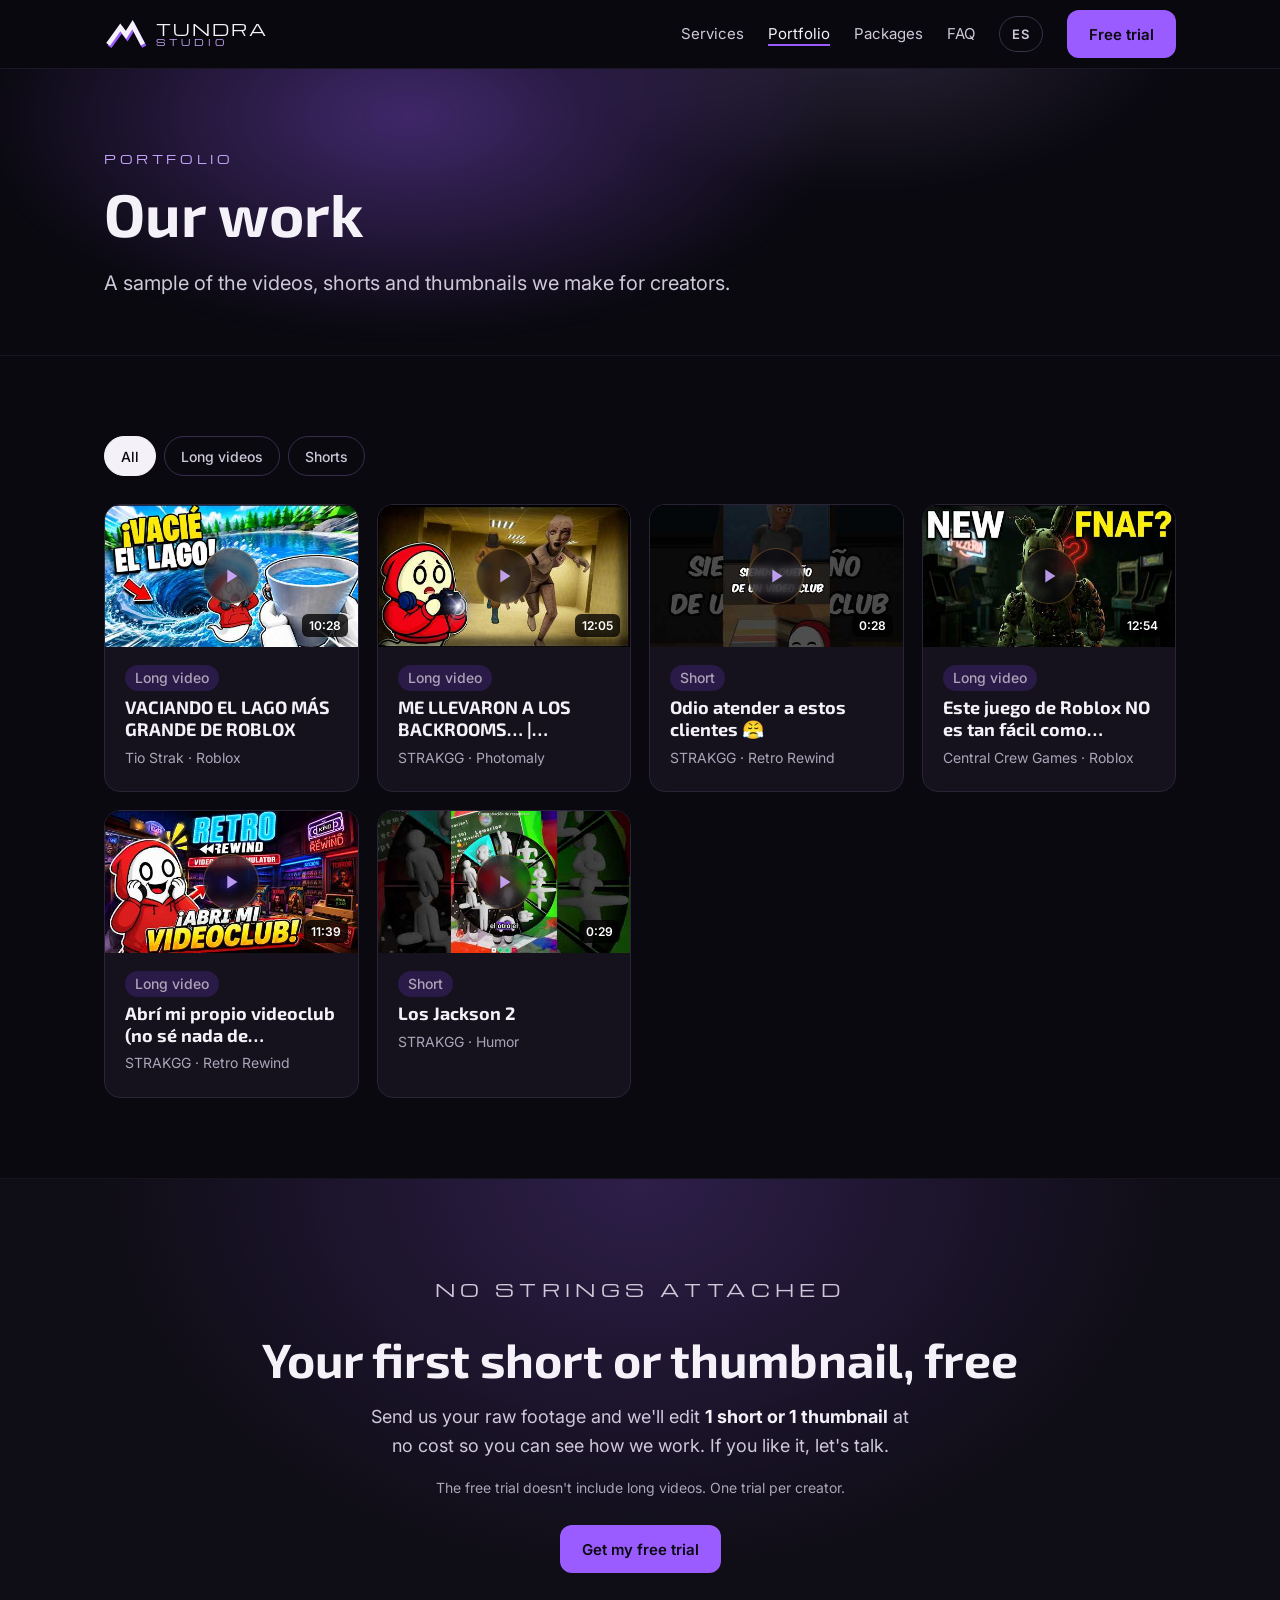
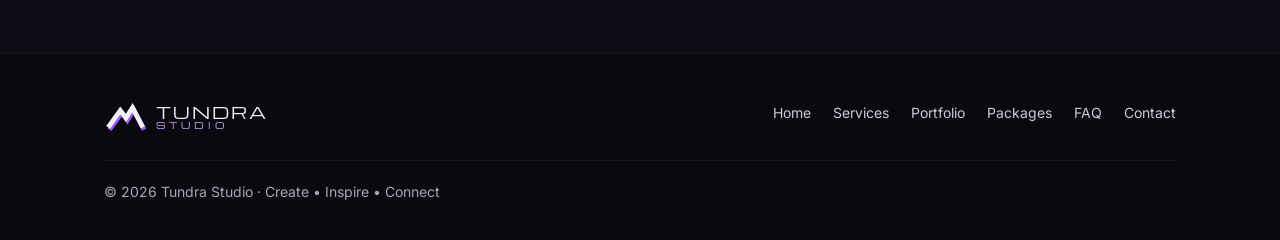
<file: en/portfolio.html>
<!DOCTYPE html>
<html lang="en">
<head>
<meta charset="utf-8">
<meta name="viewport" content="width=device-width, initial-scale=1">
<title>Portfolio · Tundra Studio</title>
<meta name="description" content="Long videos, shorts and thumbnails edited by Tundra Studio.">
<link rel="alternate" hreflang="es" href="../portafolio.html">
<link rel="preconnect" href="https://fonts.googleapis.com">
<link rel="preconnect" href="https://fonts.gstatic.com" crossorigin>
<link href="https://fonts.googleapis.com/css2?family=Michroma&family=Exo+2:wght@500;600;700&family=Inter:wght@400;500;600&display=swap" rel="stylesheet">
<link rel="stylesheet" href="../styles.css">
</head>
<body>
<header class="nav">
  <div class="wrap">
    <a class="logo" href="index.html" aria-label="Tundra Studio, home"><svg width="42" height="30" viewBox="0 0 44 32" aria-hidden="true"><path d="M4 27 L17 9 L23 17 L30 6 L41 27" fill="none" stroke="#9B5CFF" stroke-width="5" transform="translate(1.5 2.5)"/><path d="M4 27 L17 9 L23 17 L30 6 L41 27" fill="none" stroke="#F4F2F8" stroke-width="5"/></svg><span class="logo-text"><b>TUNDRA</b><small>STUDIO</small></span></a>
    <button class="menu-btn" type="button" aria-label="Open menu" aria-expanded="false" aria-controls="menu">
      <svg width="22" height="22" viewBox="0 0 24 24" fill="none" stroke="currentColor" stroke-width="2" stroke-linecap="round" aria-hidden="true"><path d="M4 7h16M4 12h16M4 17h16"/></svg>
    </button>
    <nav class="nav-links" id="menu" aria-label="Main">
      <a href="services.html">Services</a><a href="portfolio.html" aria-current="page">Portfolio</a><a href="packages.html">Packages</a><a href="faq.html">FAQ</a>
      <a class="lang" href="../portafolio.html" hreflang="es" lang="es" aria-label="Ver en español">ES</a>
      <a class="btn btn-primary" href="contact.html">Free trial</a>
    </nav>
  </div>
</header>
<main>
<section class="page-hero" style="border-top:0">
  <div class="wrap">
    <p class="eyebrow">Portfolio</p>
    <h1>Our work</h1>
    <p class="lead">A sample of the videos, shorts and thumbnails we make for creators.</p>
  </div>
</section>
<section>
  <div class="wrap">
    <div class="filters" role="group" aria-label="Filter portfolio">
      <button class="chip" type="button" data-filter="all" aria-pressed="true">All</button>
      <button class="chip" type="button" data-filter="long" aria-pressed="false">Long videos</button>
      <button class="chip" type="button" data-filter="short" aria-pressed="false">Shorts</button>
    </div>
    <div class="grid cols-3" id="works">
      <a class="work" href="https://www.youtube.com/watch?v=9NWn6yytm10" target="_blank" rel="noopener" data-type="long" aria-label="Watch on YouTube: VACIANDO EL LAGO MÁS GRANDE DE ROBLOX long video">
  <div class="thumb has-img"><img src="../assets/yt-9NWn6yytm10.jpg" alt="" loading="lazy" width="480" height="360"><span class="play"><svg width="22" height="22" viewBox="0 0 24 24" fill="currentColor" aria-hidden="true"><path d="M8 5l11 7-11 7z"/></svg></span><span class="dur">10:28</span></div>
  <div class="work-body"><span class="type">Long video</span><h3>VACIANDO EL LAGO MÁS GRANDE DE ROBLOX</h3><span>Tio Strak · Roblox</span></div>
</a><a class="work" href="https://www.youtube.com/watch?v=18Lm7Ccf6cQ" target="_blank" rel="noopener" data-type="long" aria-label="Watch on YouTube: ME LLEVARON A LOS BACKROOMS… | PHOTOMALY long video">
  <div class="thumb has-img"><img src="../assets/yt-18Lm7Ccf6cQ.jpg" alt="" loading="lazy" width="480" height="360"><span class="play"><svg width="22" height="22" viewBox="0 0 24 24" fill="currentColor" aria-hidden="true"><path d="M8 5l11 7-11 7z"/></svg></span><span class="dur">12:05</span></div>
  <div class="work-body"><span class="type">Long video</span><h3>ME LLEVARON A LOS BACKROOMS… | PHOTOMALY</h3><span>STRAKGG · Photomaly</span></div>
</a><a class="work" href="https://www.youtube.com/shorts/kuqUZBEv6M8" target="_blank" rel="noopener" data-type="short" aria-label="Watch on YouTube: Odio atender a estos clientes 😤 short">
  <div class="thumb has-img"><img src="../assets/yt-kuqUZBEv6M8.jpg" alt="" loading="lazy" width="480" height="360"><span class="play"><svg width="22" height="22" viewBox="0 0 24 24" fill="currentColor" aria-hidden="true"><path d="M8 5l11 7-11 7z"/></svg></span><span class="dur">0:28</span></div>
  <div class="work-body"><span class="type">Short</span><h3>Odio atender a estos clientes 😤</h3><span>STRAKGG · Retro Rewind</span></div>
</a><a class="work" href="https://www.youtube.com/watch?v=r1h4St_ZX4w" target="_blank" rel="noopener" data-type="long" aria-label="Watch on YouTube: Este juego de Roblox NO es tan fácil como parece… (Bite by Night) long video">
  <div class="thumb has-img"><img src="../assets/yt-r1h4St_ZX4w.jpg" alt="" loading="lazy" width="480" height="360"><span class="play"><svg width="22" height="22" viewBox="0 0 24 24" fill="currentColor" aria-hidden="true"><path d="M8 5l11 7-11 7z"/></svg></span><span class="dur">12:54</span></div>
  <div class="work-body"><span class="type">Long video</span><h3>Este juego de Roblox NO es tan fácil como parece… (Bite by Night)</h3><span>Central Crew Games · Roblox</span></div>
</a><a class="work" href="https://www.youtube.com/watch?v=r_qhTcBpmF8" target="_blank" rel="noopener" data-type="long" aria-label="Watch on YouTube: Abrí mi propio videoclub (no sé nada de videoclubs) long video">
  <div class="thumb has-img"><img src="../assets/yt-r_qhTcBpmF8.jpg" alt="" loading="lazy" width="480" height="360"><span class="play"><svg width="22" height="22" viewBox="0 0 24 24" fill="currentColor" aria-hidden="true"><path d="M8 5l11 7-11 7z"/></svg></span><span class="dur">11:39</span></div>
  <div class="work-body"><span class="type">Long video</span><h3>Abrí mi propio videoclub (no sé nada de videoclubs)</h3><span>STRAKGG · Retro Rewind</span></div>
</a><a class="work" href="https://www.youtube.com/shorts/pWATZK5H4AU" target="_blank" rel="noopener" data-type="short" aria-label="Watch on YouTube: Los Jackson 2 short">
  <div class="thumb has-img"><img src="../assets/yt-pWATZK5H4AU.jpg" alt="" loading="lazy" width="480" height="360"><span class="play"><svg width="22" height="22" viewBox="0 0 24 24" fill="currentColor" aria-hidden="true"><path d="M8 5l11 7-11 7z"/></svg></span><span class="dur">0:29</span></div>
  <div class="work-body"><span class="type">Short</span><h3>Los Jackson 2</h3><span>STRAKGG · Humor</span></div>
</a>
    </div>
  </div>
</section>
<script>
(function(){
  var chips=document.querySelectorAll('.chip'), works=document.querySelectorAll('#works .work');
  chips.forEach(function(c){c.addEventListener('click',function(){
    var f=c.getAttribute('data-filter');
    chips.forEach(function(o){o.setAttribute('aria-pressed',o===c?'true':'false');});
    works.forEach(function(w){w.classList.toggle('is-hidden', f!=='all' && w.getAttribute('data-type')!==f);});
  });});
})();
</script>
<section class="trial">
  <div class="wrap">
    <p class="eyebrow">No strings attached</p>
    <h2>Your first short or thumbnail, free</h2>
    <p>Send us your raw footage and we'll edit <strong>1 short or 1 thumbnail</strong> at no cost so you can see how we work. If you like it, let's talk.</p>
    <p class="trial-note">The free trial doesn't include long videos. One trial per creator.</p>
    <a class="btn btn-primary" href="contact.html">Get my free trial</a>
  </div>
</section>
</main>
<footer>
  <div class="wrap">
    <div class="foot">
      <a class="logo" href="index.html" aria-label="Tundra Studio, home"><svg width="42" height="30" viewBox="0 0 44 32" aria-hidden="true"><path d="M4 27 L17 9 L23 17 L30 6 L41 27" fill="none" stroke="#9B5CFF" stroke-width="5" transform="translate(1.5 2.5)"/><path d="M4 27 L17 9 L23 17 L30 6 L41 27" fill="none" stroke="#F4F2F8" stroke-width="5"/></svg><span class="logo-text"><b>TUNDRA</b><small>STUDIO</small></span></a>
      <nav aria-label="Footer"><a href="index.html">Home</a><a href="services.html">Services</a><a href="portfolio.html">Portfolio</a><a href="packages.html">Packages</a><a href="faq.html">FAQ</a><a href="contact.html">Contact</a></nav>
    </div>
    <div class="foot-bottom">© 2026 Tundra Studio · Create • Inspire • Connect</div>
  </div>
</footer>
<script>
(function(){
  var btn=document.querySelector('.menu-btn'), menu=document.getElementById('menu');
  function close(){menu.classList.remove('open');btn.setAttribute('aria-expanded','false');btn.setAttribute('aria-label','Open menu');}
  btn.addEventListener('click',function(){
    var open=menu.classList.toggle('open');
    btn.setAttribute('aria-expanded',open?'true':'false');
    btn.setAttribute('aria-label',open?'Close menu':'Open menu');
  });
  document.addEventListener('keydown',function(e){if(e.key==='Escape')close();});
})();
</script>
</body>
</html>
</file>
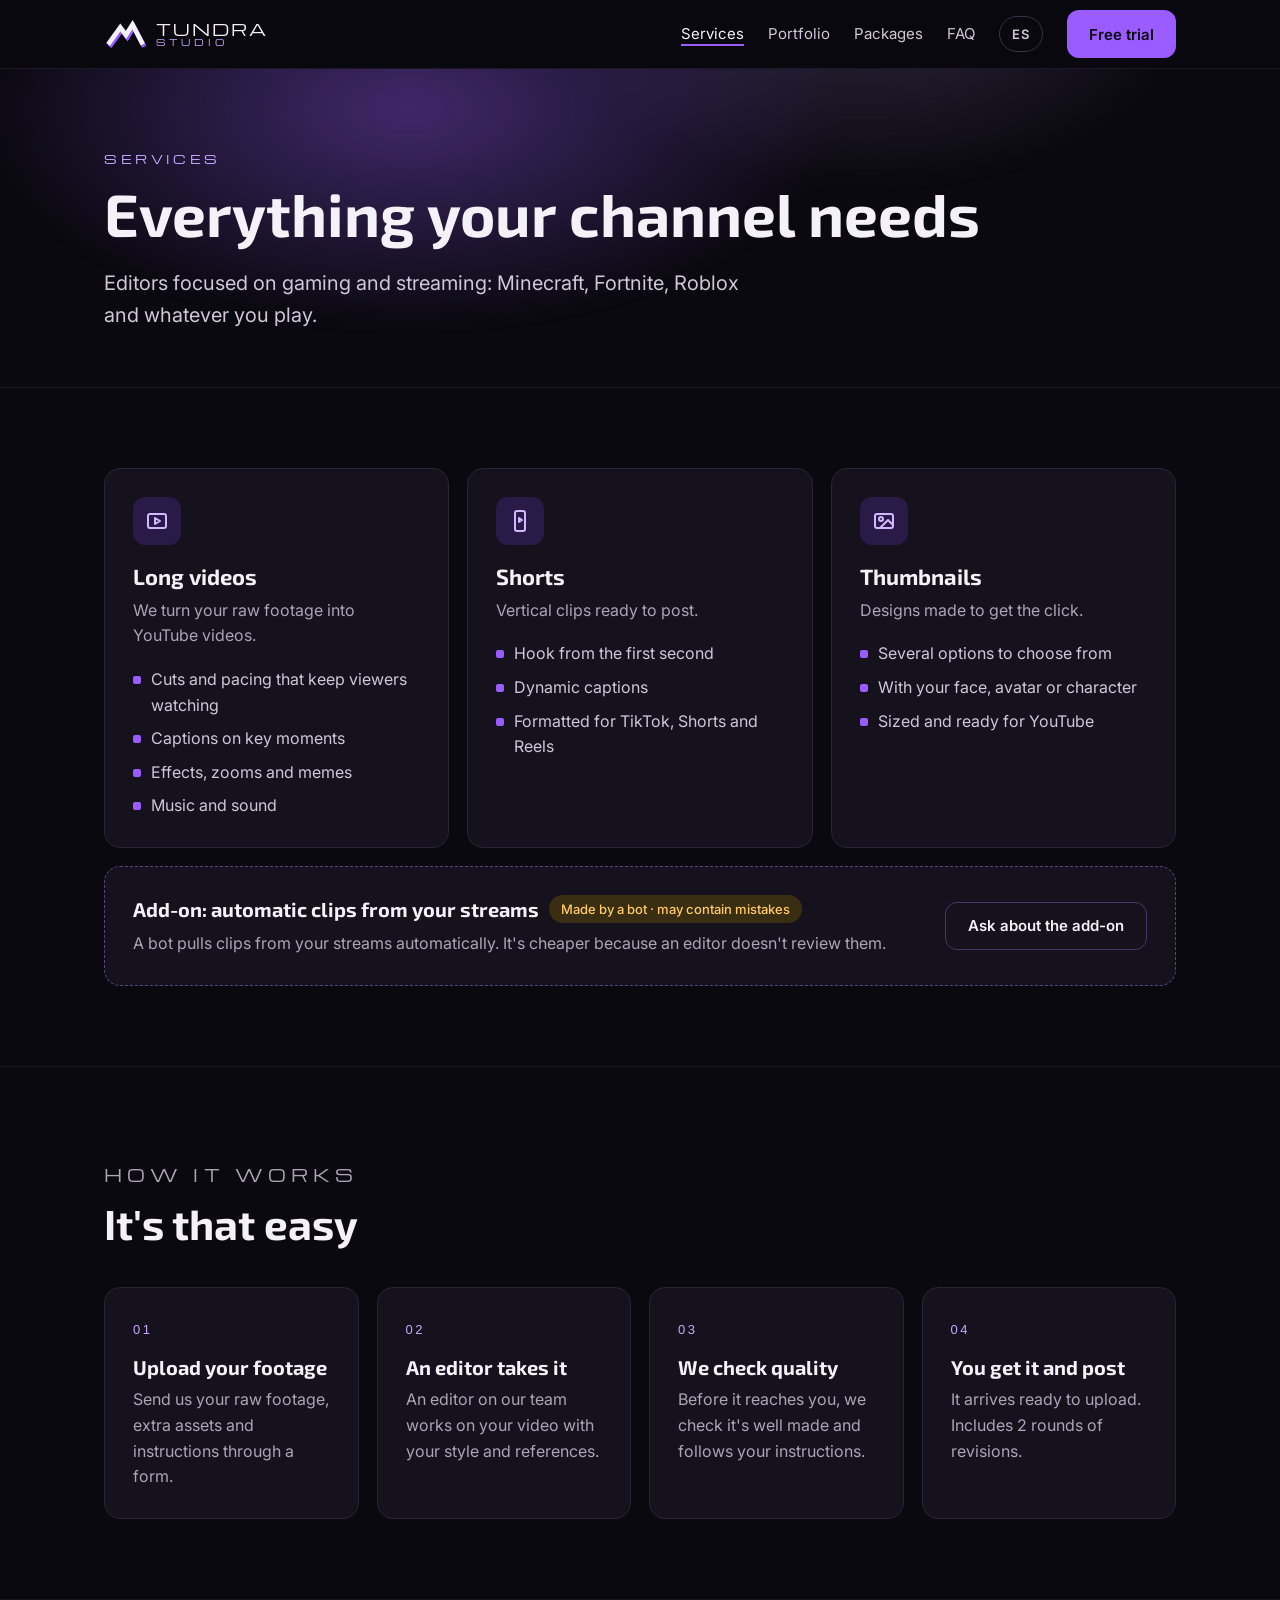
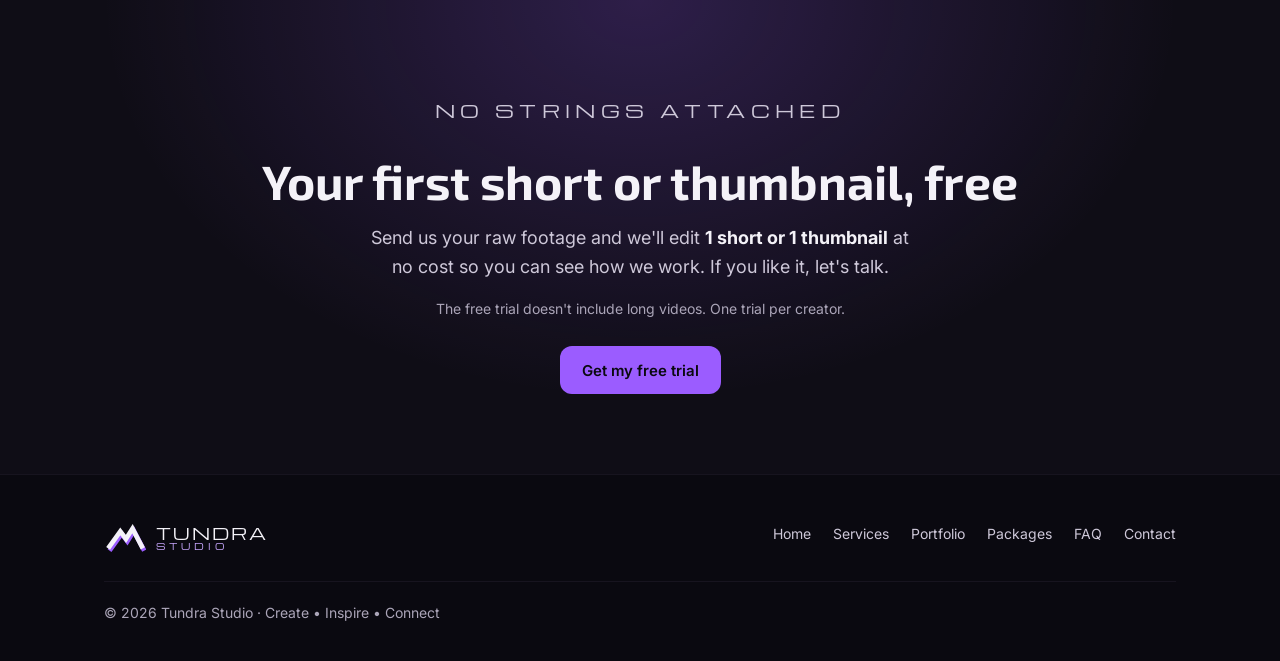
<file: en/services.html>
<!DOCTYPE html>
<html lang="en">
<head>
<meta charset="utf-8">
<meta name="viewport" content="width=device-width, initial-scale=1">
<title>Services · Tundra Studio</title>
<meta name="description" content="Long video, shorts and thumbnail editing for gaming creators.">
<link rel="alternate" hreflang="es" href="../servicios.html">
<link rel="preconnect" href="https://fonts.googleapis.com">
<link rel="preconnect" href="https://fonts.gstatic.com" crossorigin>
<link href="https://fonts.googleapis.com/css2?family=Michroma&family=Exo+2:wght@500;600;700&family=Inter:wght@400;500;600&display=swap" rel="stylesheet">
<link rel="stylesheet" href="../styles.css">
</head>
<body>
<header class="nav">
  <div class="wrap">
    <a class="logo" href="index.html" aria-label="Tundra Studio, home"><svg width="42" height="30" viewBox="0 0 44 32" aria-hidden="true"><path d="M4 27 L17 9 L23 17 L30 6 L41 27" fill="none" stroke="#9B5CFF" stroke-width="5" transform="translate(1.5 2.5)"/><path d="M4 27 L17 9 L23 17 L30 6 L41 27" fill="none" stroke="#F4F2F8" stroke-width="5"/></svg><span class="logo-text"><b>TUNDRA</b><small>STUDIO</small></span></a>
    <button class="menu-btn" type="button" aria-label="Open menu" aria-expanded="false" aria-controls="menu">
      <svg width="22" height="22" viewBox="0 0 24 24" fill="none" stroke="currentColor" stroke-width="2" stroke-linecap="round" aria-hidden="true"><path d="M4 7h16M4 12h16M4 17h16"/></svg>
    </button>
    <nav class="nav-links" id="menu" aria-label="Main">
      <a href="services.html" aria-current="page">Services</a><a href="portfolio.html">Portfolio</a><a href="packages.html">Packages</a><a href="faq.html">FAQ</a>
      <a class="lang" href="../servicios.html" hreflang="es" lang="es" aria-label="Ver en español">ES</a>
      <a class="btn btn-primary" href="contact.html">Free trial</a>
    </nav>
  </div>
</header>
<main>
<section class="page-hero" style="border-top:0">
  <div class="wrap">
    <p class="eyebrow">Services</p>
    <h1>Everything your channel needs</h1>
    <p class="lead">Editors focused on gaming and streaming: Minecraft, Fortnite, Roblox and whatever you play.</p>
  </div>
</section>
<section>
  <div class="wrap">
    <div class="grid cols-3">
      <article class="card"><div class="icon"><svg width="24" height="24" viewBox="0 0 24 24" fill="none" stroke="currentColor" stroke-width="2" stroke-linecap="round" stroke-linejoin="round" aria-hidden="true"><rect x="3" y="5" width="18" height="14" rx="2"/><path d="M10 9l5 3-5 3z"/></svg></div><h3>Long videos</h3><p>We turn your raw footage into YouTube videos.</p><ul class="checks"><li>Cuts and pacing that keep viewers watching</li><li>Captions on key moments</li><li>Effects, zooms and memes</li><li>Music and sound</li></ul></article>
      <article class="card"><div class="icon"><svg width="24" height="24" viewBox="0 0 24 24" fill="none" stroke="currentColor" stroke-width="2" stroke-linecap="round" stroke-linejoin="round" aria-hidden="true"><rect x="7" y="2" width="10" height="20" rx="2"/><path d="M11 9l3 2-3 2z"/></svg></div><h3>Shorts</h3><p>Vertical clips ready to post.</p><ul class="checks"><li>Hook from the first second</li><li>Dynamic captions</li><li>Formatted for TikTok, Shorts and Reels</li></ul></article>
      <article class="card"><div class="icon"><svg width="24" height="24" viewBox="0 0 24 24" fill="none" stroke="currentColor" stroke-width="2" stroke-linecap="round" stroke-linejoin="round" aria-hidden="true"><rect x="3" y="5" width="18" height="14" rx="2"/><circle cx="9" cy="10" r="2"/><path d="M21 16l-5-5-8 8"/></svg></div><h3>Thumbnails</h3><p>Designs made to get the click.</p><ul class="checks"><li>Several options to choose from</li><li>With your face, avatar or character</li><li>Sized and ready for YouTube</li></ul></article>
    </div>
    <div class="card extra">
      <div style="flex:1 1 380px">
        <div style="display:flex;flex-wrap:wrap;gap:10px;align-items:center"><h3 style="margin:0;font-size:20px">Add-on: automatic clips from your streams</h3><span class="badge">Made by a bot · may contain mistakes</span></div>
        <p style="margin-top:8px">A bot pulls clips from your streams automatically. It's cheaper because an editor doesn't review them.</p>
      </div>
      <a class="btn btn-ghost" href="contact.html">Ask about the add-on</a>
    </div>
  </div>
</section>

<section>
  <div class="wrap">
    <div class="section-head"><p class="eyebrow">How it works</p><h2>It's that easy</h2></div>
    <div class="grid cols-4 steps">
      <div class="step"><h3>Upload your footage</h3><p>Send us your raw footage, extra assets and instructions through a form.</p></div>
      <div class="step"><h3>An editor takes it</h3><p>An editor on our team works on your video with your style and references.</p></div>
      <div class="step"><h3>We check quality</h3><p>Before it reaches you, we check it's well made and follows your instructions.</p></div>
      <div class="step"><h3>You get it and post</h3><p>It arrives ready to upload. Includes 2 rounds of revisions.</p></div>
    </div>
  </div>
</section>
<section class="trial">
  <div class="wrap">
    <p class="eyebrow">No strings attached</p>
    <h2>Your first short or thumbnail, free</h2>
    <p>Send us your raw footage and we'll edit <strong>1 short or 1 thumbnail</strong> at no cost so you can see how we work. If you like it, let's talk.</p>
    <p class="trial-note">The free trial doesn't include long videos. One trial per creator.</p>
    <a class="btn btn-primary" href="contact.html">Get my free trial</a>
  </div>
</section>
</main>
<footer>
  <div class="wrap">
    <div class="foot">
      <a class="logo" href="index.html" aria-label="Tundra Studio, home"><svg width="42" height="30" viewBox="0 0 44 32" aria-hidden="true"><path d="M4 27 L17 9 L23 17 L30 6 L41 27" fill="none" stroke="#9B5CFF" stroke-width="5" transform="translate(1.5 2.5)"/><path d="M4 27 L17 9 L23 17 L30 6 L41 27" fill="none" stroke="#F4F2F8" stroke-width="5"/></svg><span class="logo-text"><b>TUNDRA</b><small>STUDIO</small></span></a>
      <nav aria-label="Footer"><a href="index.html">Home</a><a href="services.html">Services</a><a href="portfolio.html">Portfolio</a><a href="packages.html">Packages</a><a href="faq.html">FAQ</a><a href="contact.html">Contact</a></nav>
    </div>
    <div class="foot-bottom">© 2026 Tundra Studio · Create • Inspire • Connect</div>
  </div>
</footer>
<script>
(function(){
  var btn=document.querySelector('.menu-btn'), menu=document.getElementById('menu');
  function close(){menu.classList.remove('open');btn.setAttribute('aria-expanded','false');btn.setAttribute('aria-label','Open menu');}
  btn.addEventListener('click',function(){
    var open=menu.classList.toggle('open');
    btn.setAttribute('aria-expanded',open?'true':'false');
    btn.setAttribute('aria-label',open?'Close menu':'Open menu');
  });
  document.addEventListener('keydown',function(e){if(e.key==='Escape')close();});
})();
</script>
</body>
</html>
</file>
<file: styles.css>
:root{
  --bg:#000000; --bg2:#08060C; --card:#110C18; --line:#2A2038;
  --text:#F7F3EA; --muted:#ADA3BC; --soft:#D6CEE0;
  --accent:#E8B04A; --accent-2:#C9A2F2; --purple:#5B2A86; --accent-ink:#000000;
  --radius:16px;
}
*{box-sizing:border-box}
html{scroll-behavior:smooth}
body{margin:0;background:var(--bg);color:var(--text);font:400 16px/1.6 Inter,system-ui,sans-serif;-webkit-font-smoothing:antialiased}
a{color:var(--accent-2)}
a:hover{color:#F2C66A}
img,svg{display:block}
.wrap{max-width:1120px;margin:0 auto;padding:0 24px}
h1,h2{font-family:"Grenze Gotisch",serif;font-weight:600;line-height:1.05;margin:0;letter-spacing:.01em}
h3{font-family:Montserrat,sans-serif;font-weight:700;line-height:1.2;margin:0}
.eyebrow{font-family:Montserrat,sans-serif;font-weight:600;font-size:13px;letter-spacing:.22em;color:var(--accent);text-transform:uppercase;margin:0}
.btn{display:inline-flex;align-items:center;justify-content:center;gap:8px;min-height:48px;padding:0 22px;border-radius:12px;font:600 15px Inter,sans-serif;text-decoration:none;cursor:pointer;border:0;transition:transform .15s ease,background .15s ease}
.btn:hover{transform:translateY(-1px)}
.btn-primary{background:var(--accent);color:var(--accent-ink)}
.btn-primary:hover{background:#F2C66A;color:var(--accent-ink)}
.btn-ghost{background:transparent;color:var(--text);border:1px solid #4B3566}
.btn-ghost:hover{border-color:var(--accent-2);color:var(--text)}
.link-arrow{display:inline-flex;align-items:center;gap:6px;font-weight:600;text-decoration:none}
:focus-visible{outline:2px solid var(--accent-2);outline-offset:3px;border-radius:8px}

/* nav */
header.nav{position:sticky;top:0;z-index:10;background:rgba(0,0,0,.86);backdrop-filter:blur(10px);border-bottom:1px solid #1C1826}
.nav .wrap{display:flex;align-items:center;justify-content:space-between;gap:16px;min-height:68px;position:relative}
.logo{display:flex;align-items:center;gap:10px;text-decoration:none;color:var(--text)}
.logo:hover{color:var(--text)}
.logo-text{display:flex;flex-direction:column;line-height:1.1}
.logo-text b{font-family:"Grenze Gotisch",serif;font-weight:700;font-size:24px;letter-spacing:.04em;line-height:1}
.logo-text small{font-family:Montserrat,sans-serif;font-weight:600;font-size:9px;letter-spacing:.38em;color:var(--soft)}
.nav-links{display:flex;align-items:center;gap:24px}
.nav-links a{color:var(--soft);text-decoration:none;font-size:15px}
.nav-links a:hover,.nav-links a[aria-current="page"]{color:var(--text)}
.nav-links a[aria-current="page"]:not(.btn){box-shadow:inset 0 -2px 0 var(--accent)}
.nav-links .btn{color:var(--accent-ink)}
.menu-btn{display:none;background:none;border:1px solid #3A2C4E;color:var(--text);border-radius:10px;width:44px;height:44px;cursor:pointer}
@media (max-width:900px){
  .nav-links{display:none;position:absolute;top:68px;left:0;right:0;flex-direction:column;align-items:stretch;gap:0;background:var(--bg2);border-bottom:1px solid var(--line);padding:8px 24px 20px}
  .nav-links.open{display:flex}
  .nav-links a{padding:12px 0;border-bottom:1px solid #1C1826}
  .nav-links a[aria-current="page"]:not(.btn){box-shadow:none;color:var(--accent-2)}
  .nav-links .btn{margin-top:12px;border-bottom:0}
  .menu-btn{display:inline-flex;align-items:center;justify-content:center}
}

/* hero + page hero */
.hero{position:relative;overflow:hidden;padding:96px 0 88px;text-align:center}
.hero::before,.page-hero::before{content:"";position:absolute;inset:-20% -10% auto;height:520px;background:
  radial-gradient(40% 60% at 35% 20%,rgba(110,48,170,.38),transparent 70%),
  radial-gradient(30% 50% at 65% 0%,rgba(232,176,74,.18),transparent 70%);
  filter:blur(10px);pointer-events:none}
.hero .wrap,.page-hero .wrap{position:relative}
.hero-mark{margin:0 auto 24px;width:min(260px,62vw);height:auto}
.logo img{width:auto;height:38px}
.hero h1{font-size:clamp(40px,7vw,76px);font-weight:700;letter-spacing:-.01em;margin-top:14px}
.hero h1 span{color:var(--accent)}
.lead{max-width:640px;margin:20px auto 0;font-size:clamp(17px,2.2vw,20px);color:var(--soft)}
.ctas{display:flex;flex-wrap:wrap;gap:12px;justify-content:center;margin-top:34px}
.tagline{margin-top:40px;font-family:Montserrat,sans-serif;font-weight:600;font-size:13px;letter-spacing:.3em;color:var(--muted)}
.tagline i{font-style:normal;color:var(--accent)}
.page-hero{position:relative;overflow:hidden;padding:80px 0 56px}
.page-hero h1{font-size:clamp(36px,6vw,60px);margin-top:12px}
.page-hero .lead{margin-left:0}

section{padding:80px 0;border-top:1px solid #17141F}
.section-head{max-width:640px;margin-bottom:40px}
.section-head h2{font-size:clamp(28px,4.2vw,42px);margin-top:12px}
.section-head p{color:var(--muted);margin:14px 0 0;font-size:17px}
.head-row{display:flex;flex-wrap:wrap;gap:16px;align-items:flex-end;justify-content:space-between;margin-bottom:40px}
.head-row .section-head{margin-bottom:0}

/* cards */
.grid{display:grid;gap:18px}
.cols-3{grid-template-columns:repeat(auto-fit,minmax(240px,1fr))}
.cols-4{grid-template-columns:repeat(auto-fit,minmax(220px,1fr))}
.card{background:var(--card);border:1px solid var(--line);border-radius:var(--radius);padding:28px}
.card h3{font-size:22px;margin:18px 0 8px}
.card p{color:var(--muted);margin:0}
.icon{width:48px;height:48px;border-radius:12px;background:#24123A;color:#E0C8FF;display:flex;align-items:center;justify-content:center}
.extra{margin-top:18px;display:flex;flex-wrap:wrap;gap:16px;align-items:center;justify-content:space-between;border-style:dashed;border-color:#5B4380}
.badge{display:inline-flex;align-items:center;min-height:28px;padding:0 12px;border-radius:999px;background:#3A2E12;color:#FFCB66;font-size:13px;font-weight:500}
.checks{list-style:none;margin:18px 0 0;padding:0;display:flex;flex-direction:column;gap:8px}
.checks li{display:flex;gap:10px;color:var(--soft)}
.checks li::before{content:"";flex:none;width:8px;height:8px;margin-top:9px;border-radius:2px;background:var(--accent)}

/* steps */
.steps{counter-reset:step}
.step{padding:28px;border-radius:var(--radius);background:var(--card);border:1px solid var(--line)}
.step::before{counter-increment:step;content:"0" counter(step);font-family:Montserrat,sans-serif;font-size:13px;letter-spacing:.2em;color:var(--accent-2)}
.step h3{font-size:20px;margin:14px 0 8px}
.step p{color:var(--muted);margin:0}

/* portfolio */
.filters{display:flex;flex-wrap:wrap;gap:8px;margin-bottom:28px}
.chip{min-height:40px;padding:0 16px;border-radius:999px;border:1px solid #3A2C4E;background:transparent;color:var(--soft);font:500 14px Inter,sans-serif;cursor:pointer}
.chip[aria-pressed="true"]{background:var(--text);border-color:var(--text);color:var(--accent-ink)}
.work{display:flex;flex-direction:column;background:var(--card);border:1px solid var(--line);border-radius:var(--radius);overflow:hidden;text-decoration:none;color:var(--text);transition:border-color .15s ease,transform .15s ease}
.work:hover{border-color:#5B4380;transform:translateY(-2px);color:var(--text)}
.thumb{position:relative;aspect-ratio:16/9;background:linear-gradient(135deg,#1E1030,#08060C);display:flex;align-items:center;justify-content:center;color:#9A90AA}
.thumb.vertical::before{content:"";position:absolute;top:8%;bottom:8%;aspect-ratio:9/16;border:1px dashed rgba(232,176,74,.35);border-radius:10px}
.thumb .play{width:56px;height:56px;border-radius:999px;background:rgba(110,48,170,.18);border:1px solid rgba(232,176,74,.35);display:flex;align-items:center;justify-content:center;color:var(--accent-2)}
.thumb .ph{position:absolute;left:14px;bottom:12px;font-size:12px;color:#9A90AA}
.work-body{padding:18px 20px 22px;display:flex;flex-direction:column;gap:6px}
.work-body h3{font-size:18px}
.work-body span{color:var(--muted);font-size:14px}
.type{align-self:flex-start;display:inline-flex;align-items:center;min-height:26px;padding:0 10px;border-radius:999px;background:#24123A;color:#E0C8FF;font-size:12px;font-weight:500}
.is-hidden{display:none !important}

/* pricing */
.plans{grid-template-columns:repeat(auto-fit,minmax(260px,1fr));align-items:stretch}
.plan{display:flex;flex-direction:column;gap:18px;position:relative}
.plan.featured{border:2px solid var(--accent);background:#160E22}
.plan .tag{position:absolute;top:-14px;left:28px;background:var(--accent);color:var(--accent-ink);font-size:12px;font-weight:600;padding:4px 12px;border-radius:999px}
.plan h3{margin:0;font-size:24px}
.price{font-family:Montserrat,sans-serif;font-size:46px;font-weight:700;line-height:1}
.price small{font:500 15px Inter,sans-serif;color:var(--muted)}
.plan .checks{flex:1;margin:0}
.single{display:grid;grid-template-columns:repeat(auto-fit,minmax(180px,1fr));gap:12px}
.single div{background:var(--bg2);border:1px solid var(--line);border-radius:12px;padding:16px 18px;display:flex;justify-content:space-between;gap:12px}
.single b{font-family:Montserrat,sans-serif;font-size:18px}
.banner{display:flex;flex-wrap:wrap;gap:20px;align-items:center;justify-content:space-between;padding:36px;border-radius:20px;border:1px solid #4A2F6E;background:radial-gradient(70% 140% at 0% 0%,rgba(110,48,170,.22),transparent 70%),var(--bg2)}
.banner h2{font-size:clamp(26px,3.6vw,36px)}
.banner p{margin:8px 0 0;color:var(--soft)}

/* trial */
.trial{text-align:center;background:radial-gradient(60% 120% at 50% 0%,rgba(110,48,170,.22),transparent 70%),var(--bg2)}
.trial h2{font-size:clamp(30px,4.6vw,48px);margin-top:12px}
.trial p{max-width:560px;margin:16px auto 30px;color:var(--soft);font-size:18px}

/* faq */
.faq{max-width:780px}
details{border-bottom:1px solid var(--line);padding:6px 0}
summary{cursor:pointer;list-style:none;display:flex;justify-content:space-between;align-items:center;gap:16px;min-height:56px;font:600 18px Montserrat,sans-serif}
summary::-webkit-details-marker{display:none}
summary::after{content:"+";font:400 24px Inter,sans-serif;color:var(--accent-2);transition:transform .2s}
details[open] summary::after{transform:rotate(45deg)}
details p{margin:0 0 18px;color:var(--muted)}

/* contact */
.x-card{max-width:620px;display:flex;flex-direction:column;gap:16px;padding:36px}
.x-handle{font-family:Montserrat,sans-serif;font-size:clamp(26px,4vw,34px);font-weight:700;word-break:break-all}
.x-logo{width:56px;height:56px;border-radius:14px;background:#000;border:1px solid #2F2F2F;display:flex;align-items:center;justify-content:center;color:#fff}

footer{padding:48px 0 36px;border-top:1px solid #17141F;color:var(--muted);font-size:14px}
.foot{display:flex;flex-wrap:wrap;gap:28px;justify-content:space-between}
.foot nav{display:flex;flex-wrap:wrap;gap:8px 22px}
.foot nav a{color:var(--soft);text-decoration:none}
.foot nav a:hover{color:var(--text)}
.foot-bottom{margin-top:28px;padding-top:20px;border-top:1px solid #17141F}
@media (prefers-reduced-motion:reduce){html{scroll-behavior:auto}.btn,.work{transition:none}}

.price,.single b{font-family:Montserrat,sans-serif;font-weight:800}
.mascot-ph{border:1.5px dashed #5B4380;border-radius:var(--radius);padding:24px;color:var(--muted);text-align:center}

/* hero con mascota */
.hero-split{text-align:left;padding:64px 0 40px}
.hero-split .wrap{display:flex;flex-wrap:wrap;align-items:center;gap:24px 40px}
.hero-text{flex:1 1 440px;min-width:0}
.hero-logo{width:150px;height:auto;margin:0 0 22px}
.hero-split .lead{margin-left:0}
.hero-split .ctas{justify-content:flex-start}
.hero-mascot{flex:1 1 300px;display:flex;justify-content:center;position:relative}
.hero-mascot::before{content:"";position:absolute;width:78%;aspect-ratio:1;top:14%;border-radius:50%;background:radial-gradient(circle,rgba(110,48,170,.45),transparent 68%);z-index:0}
.hero-mascot img{position:relative;z-index:1;width:auto;max-width:100%;height:min(560px,70vw);object-fit:contain;filter:drop-shadow(0 18px 30px rgba(0,0,0,.6))}
@media (max-width:760px){
  .hero-split{text-align:center}
  .hero-logo{margin:0 auto 20px}
  .hero-split .lead{margin-left:auto}
  .hero-split .ctas{justify-content:center}
  .hero-mascot img{height:380px}
}

.banner h2{font-family:Montserrat,sans-serif;font-weight:800;letter-spacing:-.01em}
summary{font-family:Montserrat,sans-serif;font-weight:700;font-size:17px}
.price{font-size:42px}
.contact-cards{grid-template-columns:repeat(auto-fit,minmax(300px,1fr));max-width:980px}
.contact-cards .x-card{max-width:none}

/* ===== Tema Tundra ===== */
:root{--bg:#0A0910;--bg2:#0F0D16;--card:#15121D;--line:#2A2436;--text:#F4F2F8;--muted:#ABA5B8;--soft:#CEC8D9;--accent:#9B5CFF;--accent-2:#C9A8FF;--accent-ink:#0A0910}
header.nav{background:rgba(10,9,16,.86)}
h1,h2,h3,.banner h2,summary,.price,.single b{font-family:"Exo 2",sans-serif;letter-spacing:0}
h1,h2{font-weight:700;line-height:1.12}
.eyebrow{font-family:Michroma,sans-serif;font-weight:400;font-size:12px;letter-spacing:.3em;color:var(--accent-2)}
.logo-text b{font-family:Michroma,sans-serif;font-weight:400;font-size:16px;letter-spacing:.12em;line-height:1.1}
.logo-text small{font-family:Michroma,sans-serif;font-weight:400;font-size:9px;letter-spacing:.45em;color:var(--accent-2)}
.tagline{font-family:Michroma,sans-serif;font-weight:400;font-size:12px;letter-spacing:.35em}
.hero h1 span{color:var(--accent-2)}
.hero-mark{width:120px}
.btn-primary:hover{background:#AE7BFF;color:var(--accent-ink)}
.nav-links a[aria-current="page"]:not(.btn){box-shadow:inset 0 -2px 0 var(--accent)}
.checks li::before{background:var(--accent)}
.plan.featured{border-color:var(--accent);background:#1A1428}
.icon,.type{background:#2A1A47;color:#D2B8FF}
.hero::before,.page-hero::before{background:radial-gradient(40% 60% at 35% 20%,rgba(155,92,255,.38),transparent 70%),radial-gradient(30% 50% at 65% 0%,rgba(201,168,255,.18),transparent 70%)}
.trial{background:radial-gradient(60% 120% at 50% 0%,rgba(155,92,255,.22),transparent 70%),var(--bg2)}
.banner{background:radial-gradient(70% 140% at 0% 0%,rgba(155,92,255,.22),transparent 70%),var(--bg2)}

/* selector de idioma */
.nav-links a.lang{display:inline-flex;align-items:center;justify-content:center;min-width:44px;min-height:36px;padding:0 10px;border:1px solid #3A3248;border-radius:999px;font-size:13px;font-weight:600;letter-spacing:.08em;color:var(--soft)}
.nav-links a.lang:hover{border-color:var(--accent-2);color:var(--text)}
@media (max-width:900px){.nav-links a.lang{align-self:flex-start;margin-top:12px;border-bottom:1px solid #3A3248}}
@media (max-width:900px){.nav-links a[aria-current="page"]:not(.btn){box-shadow:none;color:var(--accent-2)}}

/* portafolio con miniaturas reales */
.thumb.has-img{background:#000;overflow:hidden}
.thumb.has-img img{position:absolute;inset:0;width:100%;height:100%;object-fit:cover;transition:transform .3s ease}
.work:hover .thumb.has-img img{transform:scale(1.04)}
.thumb.has-img .play{position:relative;z-index:1;background:rgba(10,9,16,.6);backdrop-filter:blur(4px);opacity:.9}
.thumb .dur{position:absolute;right:10px;bottom:10px;z-index:1;background:rgba(0,0,0,.78);color:#fff;font-size:12px;font-weight:600;padding:2px 7px;border-radius:6px}
.work-body h3{display:-webkit-box;-webkit-line-clamp:2;-webkit-box-orient:vertical;overflow:hidden}
@media (prefers-reduced-motion:reduce){.thumb.has-img img{transition:none}}

.trial-note{margin:-14px auto 26px !important;font-size:14px !important;color:var(--muted) !important}
.trial strong{color:var(--text)}
</file>
